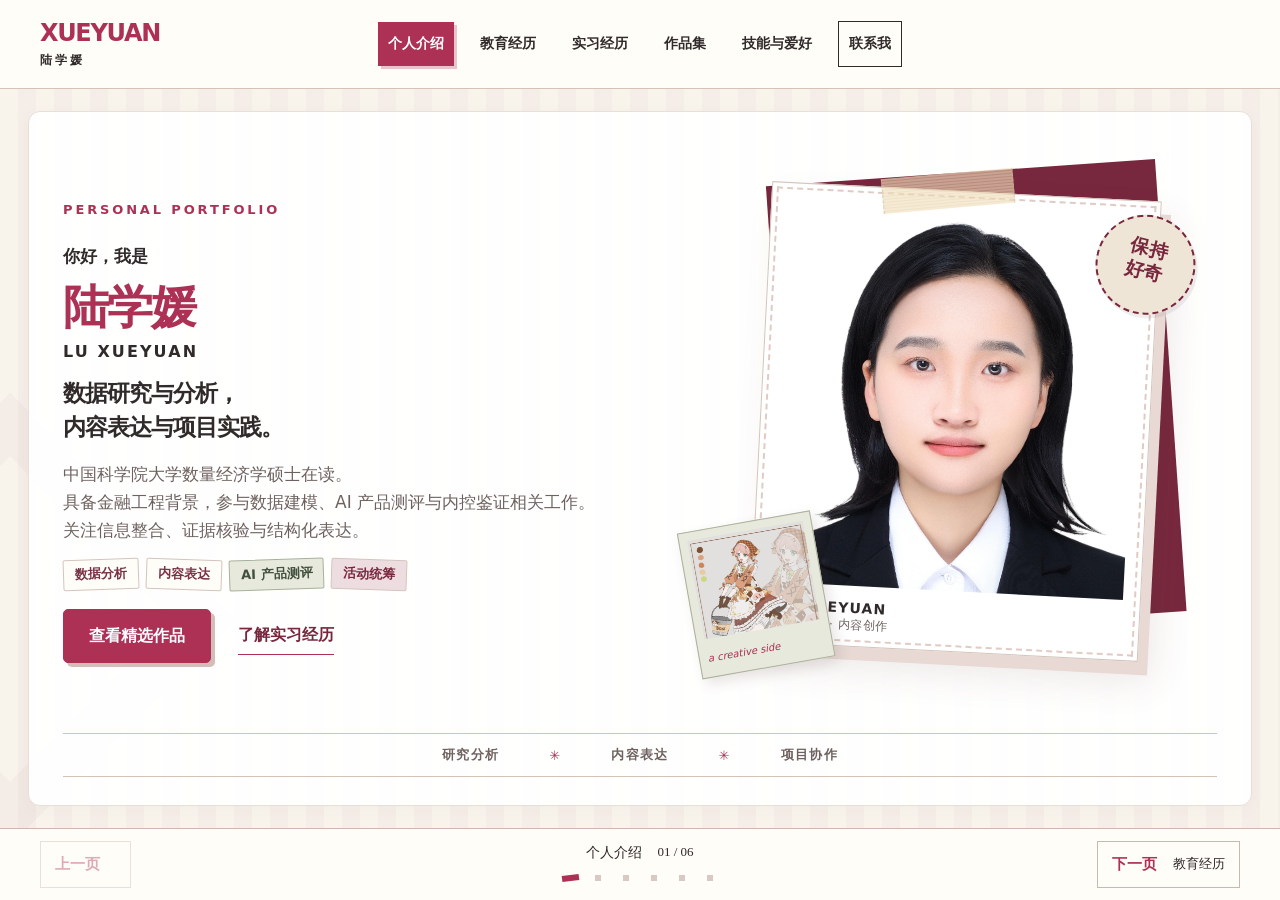
<file: index.html>
<!DOCTYPE html>

<html lang="zh-CN">
<head>
<meta charset="utf-8"/><meta content="width=device-width, initial-scale=1" name="viewport"/>
<meta content="陆学媛的个人求职作品集：教育背景、真实实习经历、数据研究、AI测评、活动与原创创作。" name="description"/>
<meta content="#b62e58" name="theme-color"/><title>陆学媛 · 个人作品集</title>
<link href="favicon.svg" rel="icon" type="image/svg+xml"/><link href="style.css" rel="stylesheet"/><link href="details.css" rel="stylesheet"/><link href="refinements.css" rel="stylesheet"/>
<script defer="" src="content.js"></script><script defer="" src="details.js"></script><script defer="" src="app.js"></script><script defer="" src="work-carousel.js"></script>
<link href="chapters.css" rel="stylesheet"/><script defer="" src="chapters.js"></script><link href="identity.css" rel="stylesheet"/><link href="collage.css" rel="stylesheet"/><script defer="" src="collage.js"></script><link href="stitch.css" rel="stylesheet"/><link href="reading-surface.css" rel="stylesheet"/></head>
<body class="horizontal-home">
<a class="skip-link" href="#main">跳转到正文</a>
<header class="site-header"><div class="nav-wrap">
<a aria-label="陆学媛，回到首页" class="wordmark" href="#home">XUEYUAN<span>陆学媛</span></a>
<button aria-controls="main-nav" aria-expanded="false" class="menu-toggle" type="button">目录 <span aria-hidden="true">☰</span></button>
<nav aria-label="主要导航" id="main-nav"><a href="#home">个人介绍</a><a href="#education">教育经历</a><a href="#experience">实习经历</a><a href="#projects">作品集</a><a href="#skills">技能与爱好</a><a class="nav-contact" href="#contact">联系我</a></nav>
</div></header>
<main aria-label="个人作品集横向页面" class="chapter-viewport" id="main"><div class="chapter-track" id="chapter-track"><section aria-hidden="false" aria-label="个人介绍" class="chapter-panel chapter-home active" data-chapter="个人介绍" id="home"><div class="chapter-sheet"><div aria-labelledby="hero-title" class="hero container">
<div class="hero-copy"><p class="eyebrow">PERSONAL PORTFOLIO</p>
<p class="hello">你好，我是</p>
<h1 id="hero-title">陆学媛<span class="hero-name-en">LU XUEYUAN</span></h1><p class="hero-manifesto">数据研究与分析，<br/>内容表达与项目实践。</p>
<p class="hero-intro">中国科学院大学数量经济学硕士在读。<br/>具备金融工程背景，参与数据建模、AI 产品测评与内控鉴证相关工作。<br/>关注信息整合、证据核验与结构化表达。</p>
<div class="tags hero-tags"><span>数据分析</span><span>内容表达</span><span>AI 产品测评</span><span>活动统筹</span></div>
<div class="hero-actions"><a class="button" href="#projects">查看精选作品</a><a class="text-link" href="#experience">了解实习经历</a></div>
</div>
<figure class="hero-visual"><div class="portrait-mat"><img alt="陆学媛本人照片" class="portrait" fetchpriority="high" height="2135" src="assets/portrait.jpg" width="2135"/><span class="photo-note">LU XUEYUAN<br/><small>数据研究 · 内容创作</small></span></div><figcaption>数据研究、内容表达与视觉创作。</figcaption><span aria-hidden="true" class="curiosity-sticker">保持<br/>好奇</span><div aria-hidden="true" class="art-scrap"><img alt="" src="assets/illustration-finished.jpg"/><span>a creative side</span></div></figure>
</div><div class="intro-strip container"><span>研究分析</span><i>✳</i><span>内容表达</span><i>✳</i><span>项目协作</span></div></div></section><section aria-hidden="true" aria-label="教育经历" class="chapter-panel chapter-education" data-chapter="教育经历" id="education" inert=""><div class="chapter-sheet"><div aria-labelledby="education-title" class="section container"><div class="section-head"><div><p class="eyebrow">EDUCATION</p><h2 id="education-title">教育背景与学术积累</h2></div></div><div class="education-grid" id="education-list"></div></div></div></section><section aria-hidden="true" aria-label="实习经历" class="chapter-panel chapter-experience" data-chapter="实习经历" id="experience" inert=""><div class="chapter-sheet"><div aria-labelledby="experience-title" class="section experience-section"><div class="container"><div class="section-head"><div><p class="eyebrow">EXPERIENCE</p><h2 id="experience-title">实习经历与工作成果</h2></div></div><div id="experience-list"></div></div></div></div></section><section aria-hidden="true" aria-label="作品集" class="chapter-panel chapter-projects" data-chapter="作品集" id="projects" inert=""><div class="chapter-sheet"><div aria-labelledby="projects-title" class="section container">
<div class="section-head"><div><p class="eyebrow">SELECTED WORK</p><h2 id="projects-title">精选研究与实践作品</h2></div></div>
<div aria-label="作品类型" class="work-categories" role="tablist">
<button aria-controls="work-stage" aria-selected="true" class="work-category active" data-work-group="commercial" id="work-tab-commercial" role="tab">商业与实习<span class="work-group-count"></span></button>
<button aria-controls="work-stage" aria-selected="false" class="work-category" data-work-group="academic" id="work-tab-academic" role="tab" tabindex="-1">学术研究<span class="work-group-count"></span></button>
<button aria-controls="work-stage" aria-selected="false" class="work-category" data-work-group="creative" id="work-tab-creative" role="tab" tabindex="-1">创作与活动<span class="work-group-count"></span></button>
</div>
<p class="work-category-caption" id="work-category-caption"></p>
<div aria-label="分类作品翻页" aria-roledescription="轮播" class="work-carousel" role="region">
<div aria-labelledby="work-tab-commercial" class="work-stage" id="work-stage" role="tabpanel" tabindex="0"></div>
<div class="work-pagination"><button aria-label="查看上一份作品" id="work-prev">上一份</button><div class="work-position"><span class="work-page-counter" id="work-page-counter"></span><div aria-label="选择本分类的作品" class="work-dots" id="work-dots" role="group"></div></div><button aria-label="查看下一份作品" id="work-next">下一份</button></div>
</div>
<p aria-live="polite" class="sr-only" id="work-live-status" role="status"></p>
</div></div></section><section aria-hidden="true" aria-label="技能与爱好" class="chapter-panel chapter-skills" data-chapter="技能与爱好" id="skills" inert=""><div class="chapter-sheet"><div aria-labelledby="skills-title" class="section skills-section"><div class="container"><div class="section-head"><div><p class="eyebrow">MY TOOLKIT</p><h2 id="skills-title">专业技能</h2></div></div><div class="skills-grid">
<article><span aria-hidden="true" class="skill-mark">⌘</span><h3>数据与研究</h3><p>开展数据获取、清洗与建模分析，结合研究问题解释结果。</p><div class="tags"><span>Python</span><span>SQL / MySQL</span><span>Stata</span><span>Amos</span><span>pandas / sklearn</span></div></article>
<article><span aria-hidden="true" class="skill-mark">✎</span><h3>内容与表达</h3><p>整合研究与业务材料，撰写报告、产品测评及中英双语汇报内容。</p><div class="tags"><span>AI 产品测评</span><span>研究报告</span><span>中英双语材料</span><span>PPT 排版</span></div></article>
<article><span aria-hidden="true" class="skill-mark">✳</span><h3>项目协作</h3><p>拆解项目任务，协调相关人员与信息，跟进研究和活动执行。</p><div class="tags"><span>活动统筹</span><span>跨角色沟通</span><span>Excel / Office</span><span>CET-4 / CET-6</span></div></article>
</div></div></div><div aria-labelledby="interests-title" class="section container" id="interests"><div class="section-head"><div><p class="eyebrow">BEYOND WORK</p><h2 id="interests-title">创作与活动经历</h2></div></div><div class="interests-layout"><button aria-label="放大查看原创服装设计作品" class="interest-art image-open" data-caption="本人原创服装设计作品" data-image="illustration-finished.jpg"><img alt="本人原创角色服装设计完成图" loading="lazy" src="assets/illustration-finished.jpg"/><span>原创绘画 · 服装设计</span></button><div class="interest-copy"><p class="eyebrow">A CREATIVE SIDE OF ME</p><h3>原创绘画与视觉设计，<br/>活动策划与内容组织。</h3><p>创作约50余份同人作品，并承担活动主催、画师与美工职责，参与视觉设计、人员沟通和活动内容组织。</p><p>相关实践涵盖角色服装设计、活动视觉制作与线上传播，积累视觉表达和跨角色协作经验。</p><div class="interest-footnote">摄影作品曾获安徽省大学生摄影作品大赛省级三等奖。</div><button class="text-link" data-project="creative">查看创作与活动案例</button></div></div></div></div></section><section aria-hidden="true" aria-label="联系我" class="chapter-panel chapter-contact" data-chapter="联系我" id="contact" inert=""><div class="chapter-sheet"><div class="contact-section"><div class="container"><p class="eyebrow">LET’S CONNECT</p><h2>求职交流与合作联系</h2><p>欢迎就相关岗位、研究经历及作品内容进一步交流。</p><div class="contact-actions"><a class="button" href="mailto:luxueyuan_2004@163.com">邮件联系</a><button class="copy-email text-link">复制邮箱</button></div><a class="email-address" href="mailto:luxueyuan_2004@163.com">luxueyuan_2004@163.com</a><div class="footer-bottom"><span>陆学媛 · 个人求职作品集</span><a href="#home">回到首页</a><span>研究 · 实践 · 创作</span></div></div></div></div></section></div></main><div aria-label="大模块翻页" class="chapter-controls" id="chapter-controls"><button aria-label="上一个大模块" class="chapter-turn" id="chapter-prev"><span>上一页</span><small id="chapter-prev-name"></small></button><div class="chapter-location"><div><span id="chapter-current-name">个人介绍</span><span id="chapter-counter">01 / 06</span></div><div aria-label="切换大模块" class="chapter-dots" id="chapter-dots" role="group"></div></div><button aria-label="下一个大模块" class="chapter-turn" id="chapter-next"><span>下一页</span><small id="chapter-next-name">教育经历</small></button></div><p aria-live="polite" class="sr-only" id="chapter-status" role="status"></p>
<dialog aria-labelledby="dialog-title" id="project-dialog"><button aria-label="关闭项目详情" class="dialog-close">关闭 <span aria-hidden="true">×</span></button><div id="dialog-body"></div></dialog>
<dialog aria-label="作品图片大图" id="image-dialog"><button aria-label="关闭图片" class="image-close">关闭 ×</button><figure><img alt=""/><figcaption></figcaption></figure></dialog>
<div aria-live="polite" class="toast" role="status"></div>
</body></html>
</file>
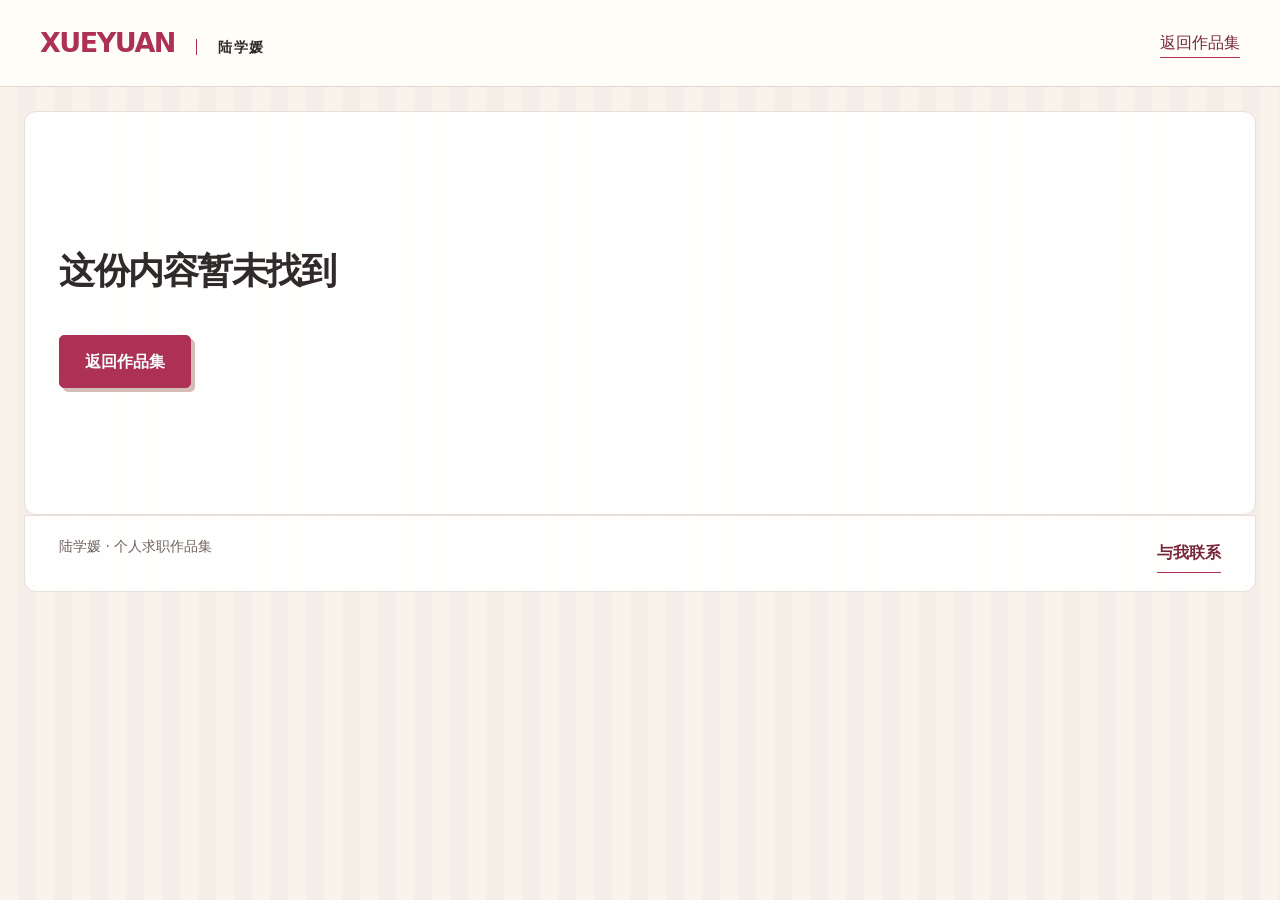
<file: detail.html>
<!DOCTYPE html>

<html lang="zh-CN"><head><meta charset="utf-8"/><meta content="width=device-width,initial-scale=1" name="viewport"/><meta content="#fbf7f0" name="theme-color"/><title>经历与作品详情 · 陆学媛</title><link href="favicon.svg" rel="icon"/><link href="style.css" rel="stylesheet"/><link href="details.css" rel="stylesheet"/><link href="refinements.css" rel="stylesheet"/><script defer="" src="content.js"></script><script defer="" src="details.js"></script><script defer="" src="reading-data.js"></script><script defer="" src="viewer.js"></script><script defer="" src="detail-page.js"></script><link href="identity.css" rel="stylesheet"/><link href="collage.css" rel="stylesheet"/><script defer="" src="collage.js"></script><link href="stitch.css" rel="stylesheet"/><link href="reading-surface.css" rel="stylesheet"/></head><body class="detail-page">
<a class="skip-link" href="#detail-content">跳转到详情内容</a>
<header class="site-header"><div class="nav-wrap"><a class="wordmark" href="index.html#home">XUEYUAN<span>陆学媛</span></a><a class="detail-return" href="index.html" id="return-link">返回作品集</a></div><div aria-hidden="true" class="reading-progress"><span></span></div></header>
<main id="detail-content"><div id="case-root"></div></main>
<footer class="case-footer container"><p>陆学媛 · 个人求职作品集</p><a class="text-link" href="index.html#contact">与我联系</a></footer>
<dialog aria-labelledby="material-title" id="material-dialog"><header class="reader-header"><span class="reader-label">继续阅读</span><button aria-label="关闭材料阅读" class="material-close">关闭 ×</button><h2 id="material-title"></h2><p id="material-note"></p><div id="material-tools"></div></header><div id="material-content"></div></dialog>
<dialog aria-label="原图查看" id="image-dialog"><div class="image-tools"><a id="image-original" rel="noopener" target="_blank">打开原图</a><button aria-label="关闭图片" class="image-close">关闭 ×</button></div><figure><img alt=""/><figcaption></figcaption></figure><div class="image-pagination"><button data-image-step="-1">上一张</button><span id="image-counter"></span><button data-image-step="1">下一张</button></div></dialog>
</body></html>
</file>
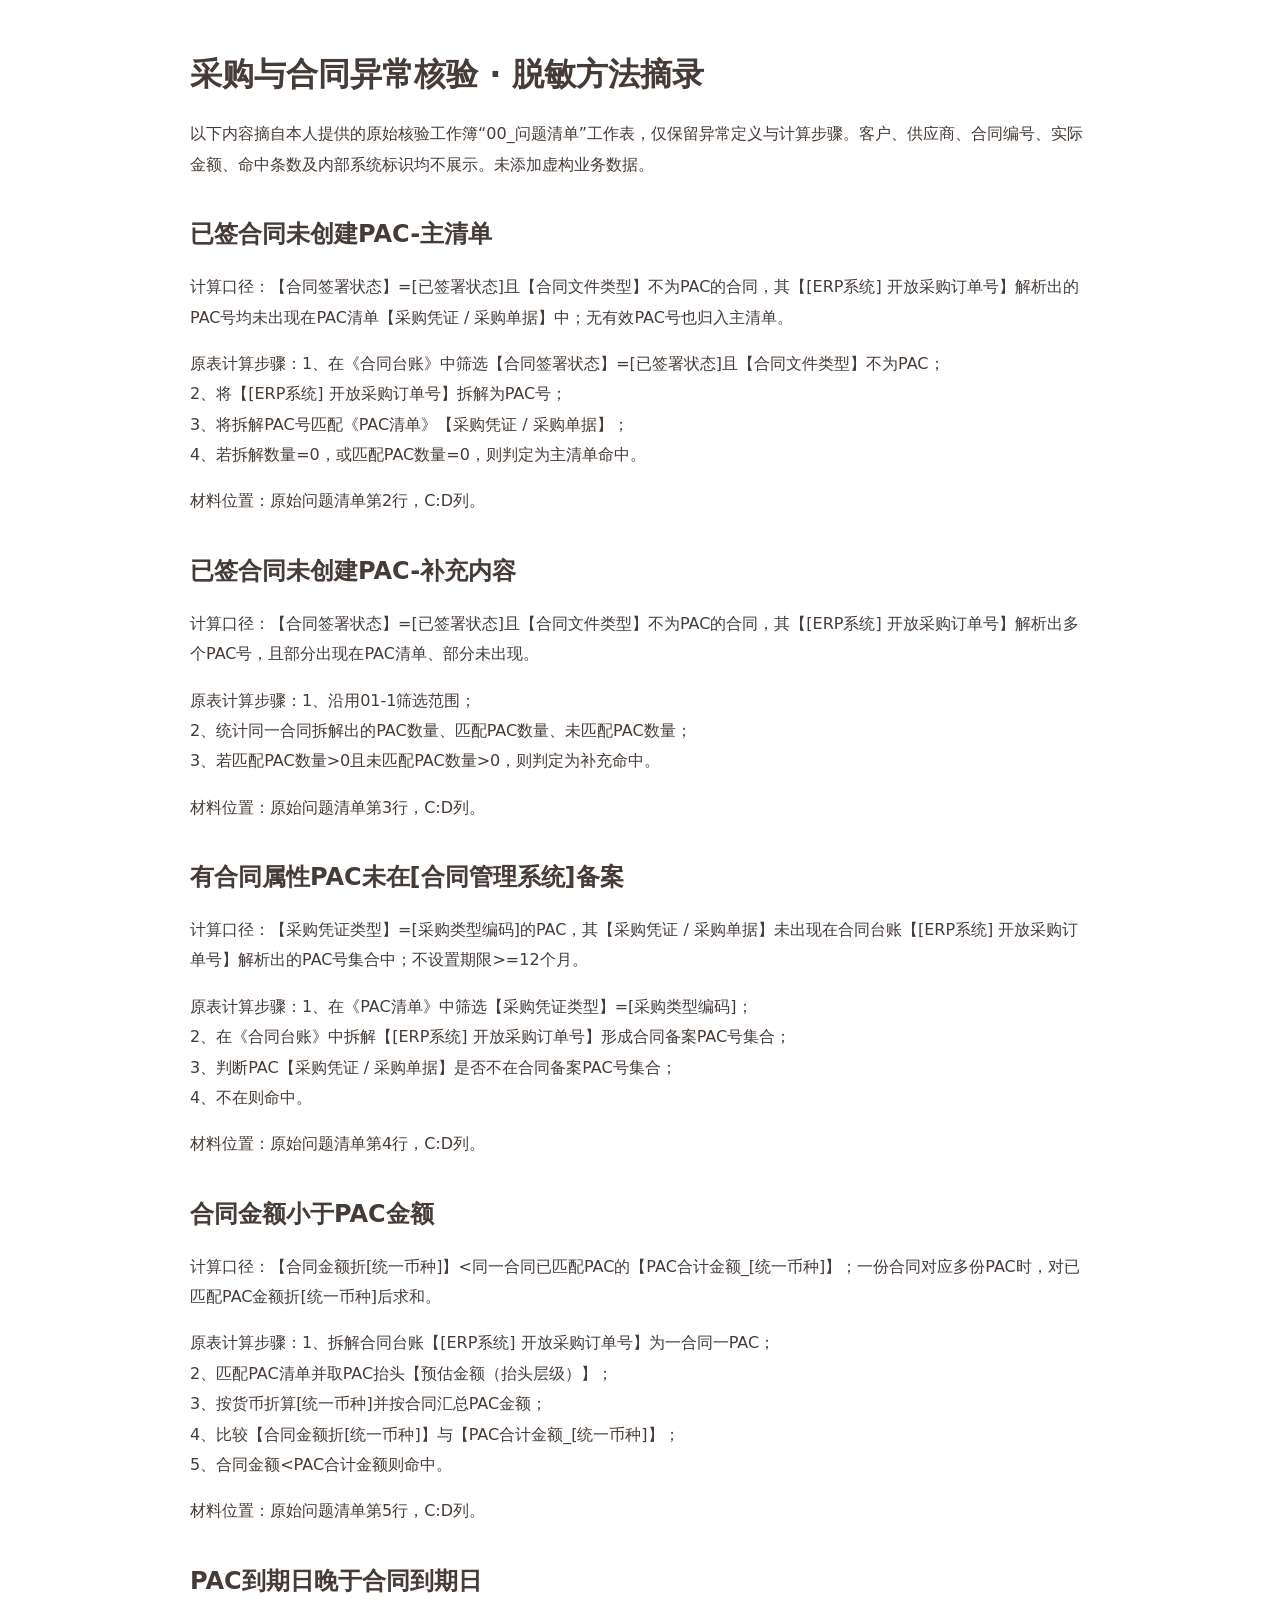
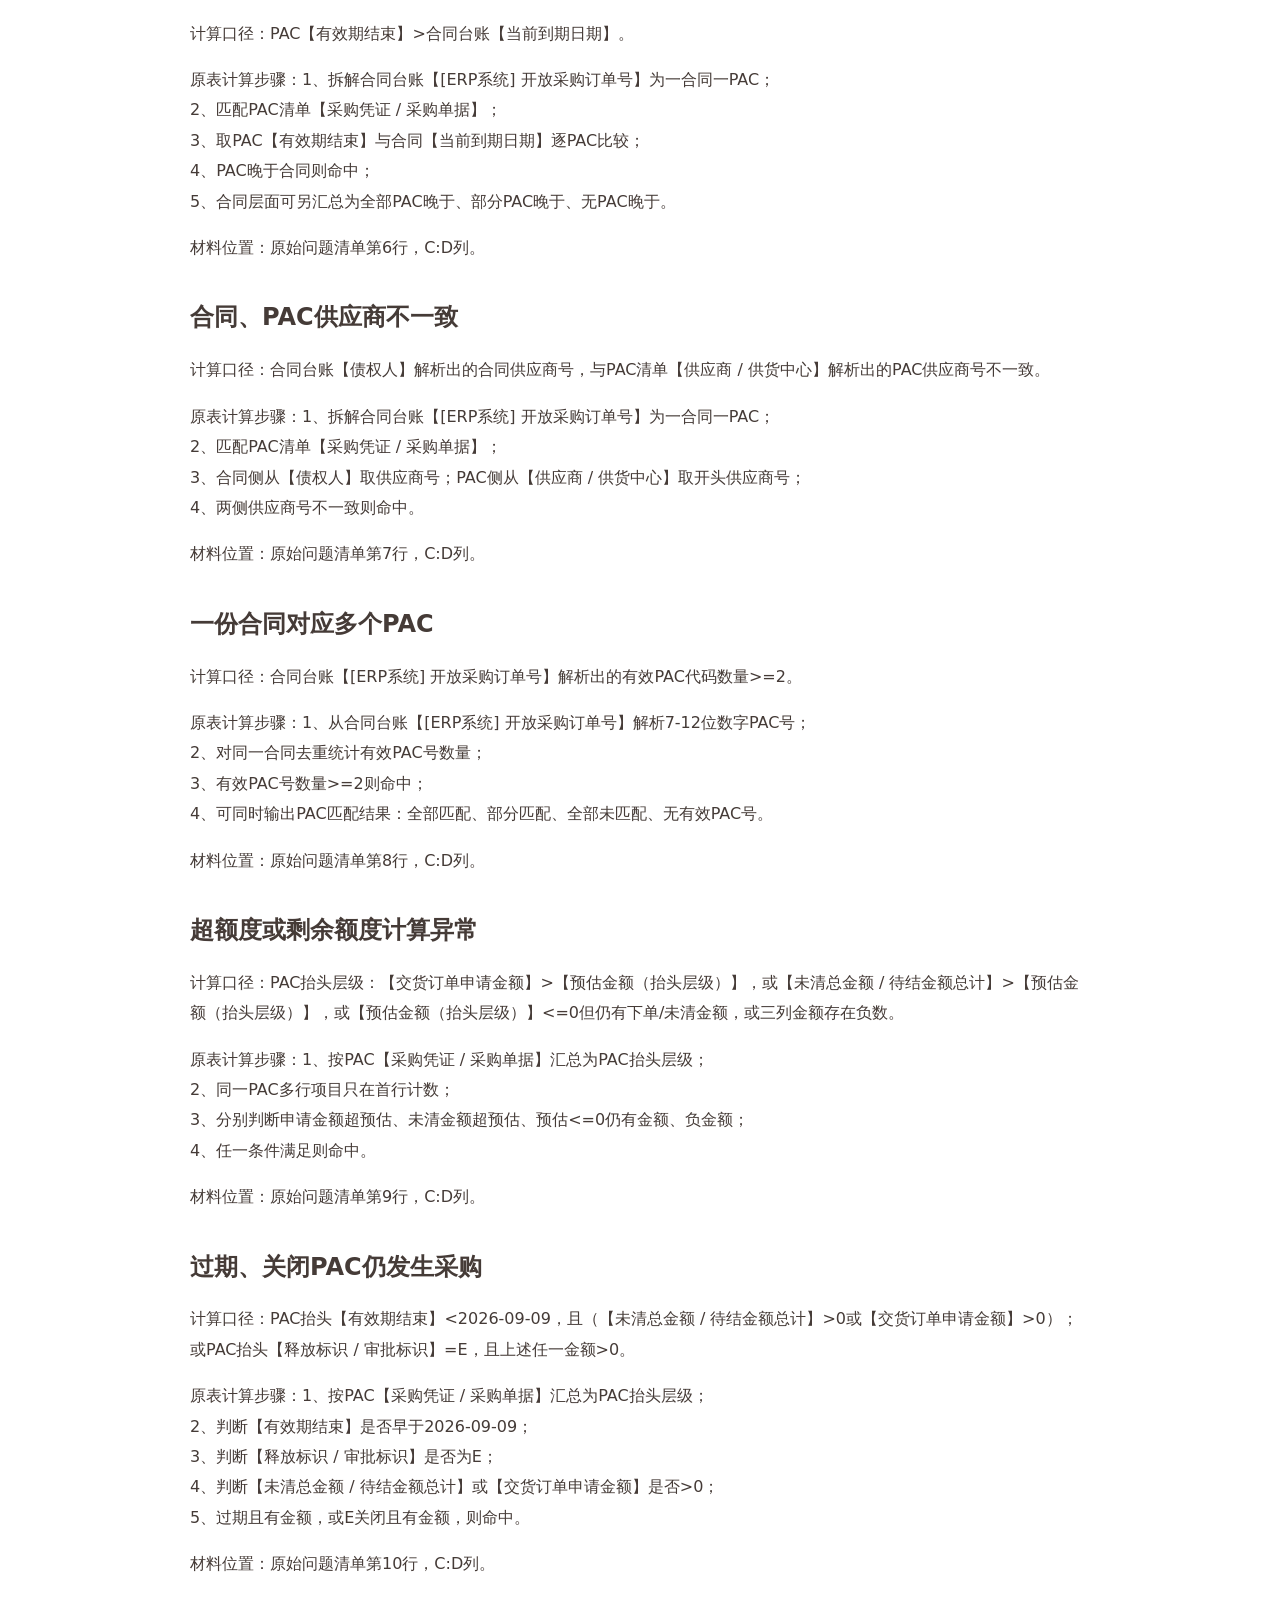
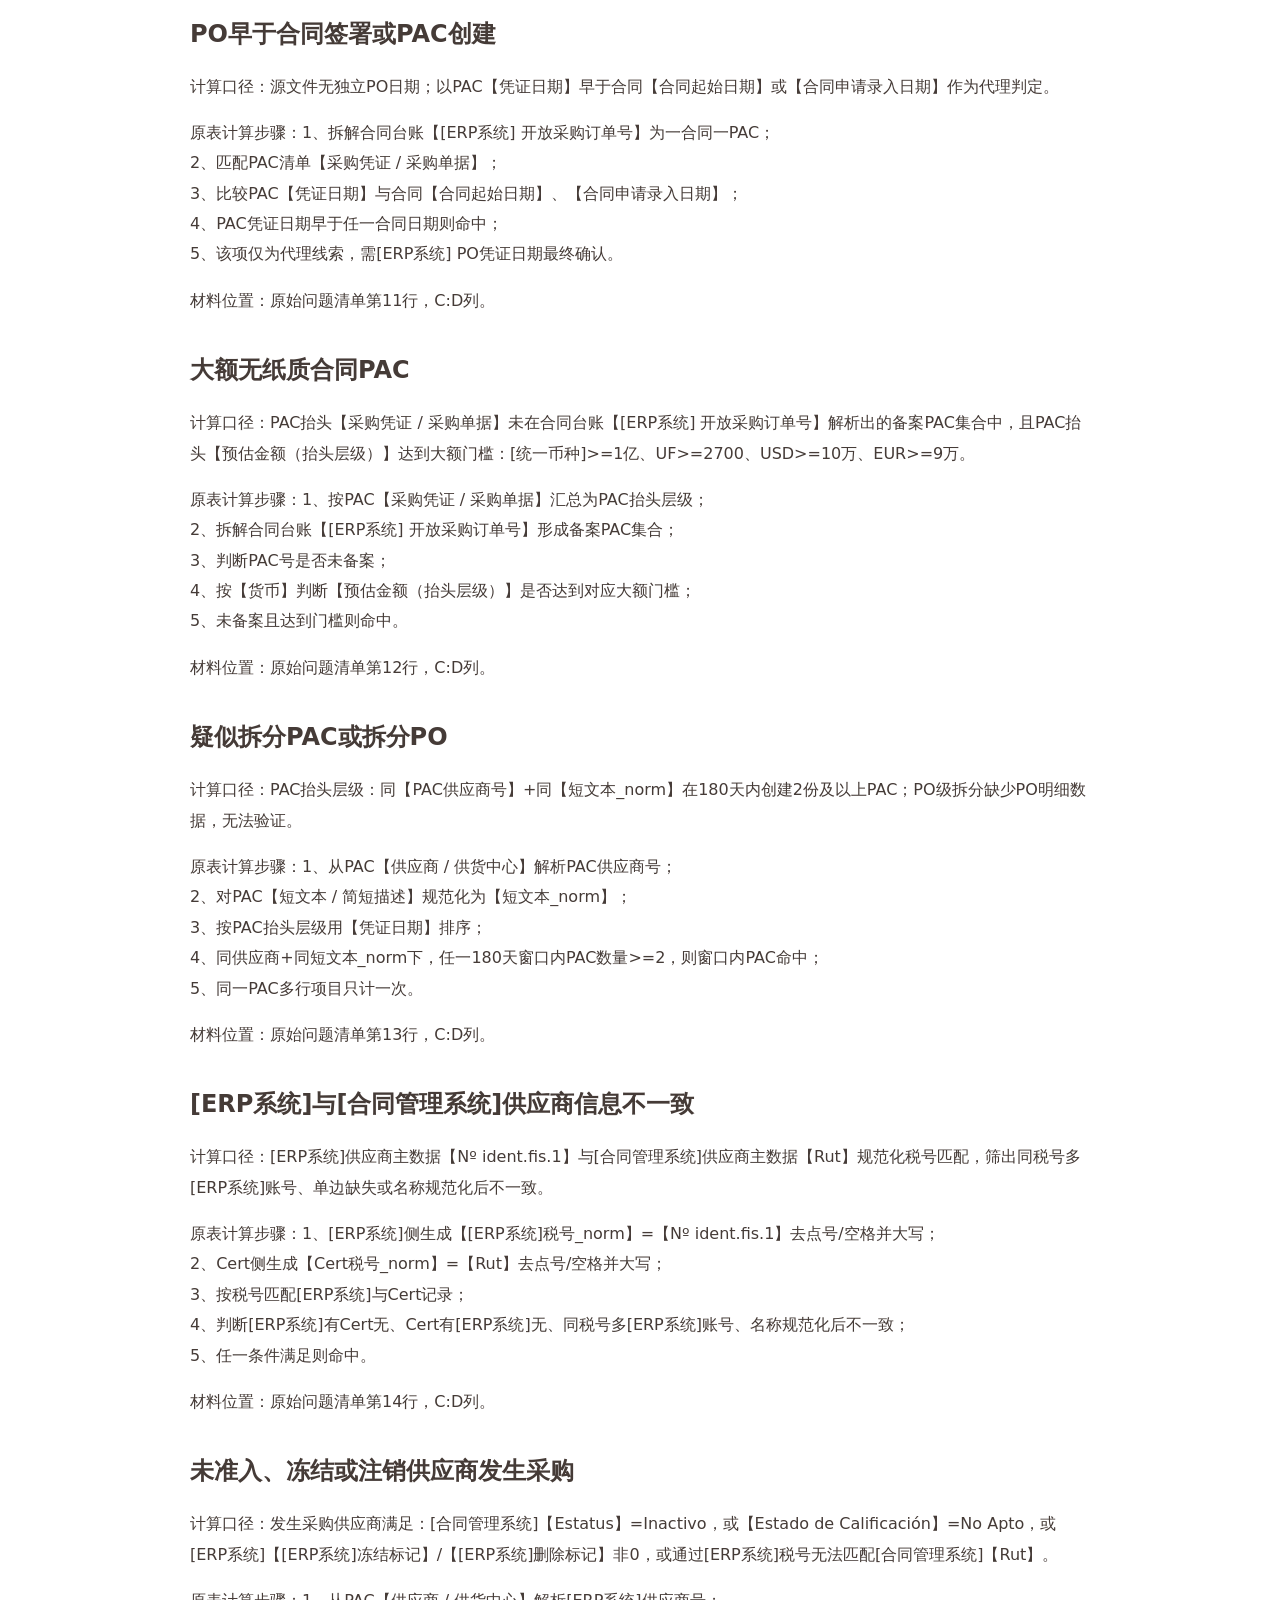
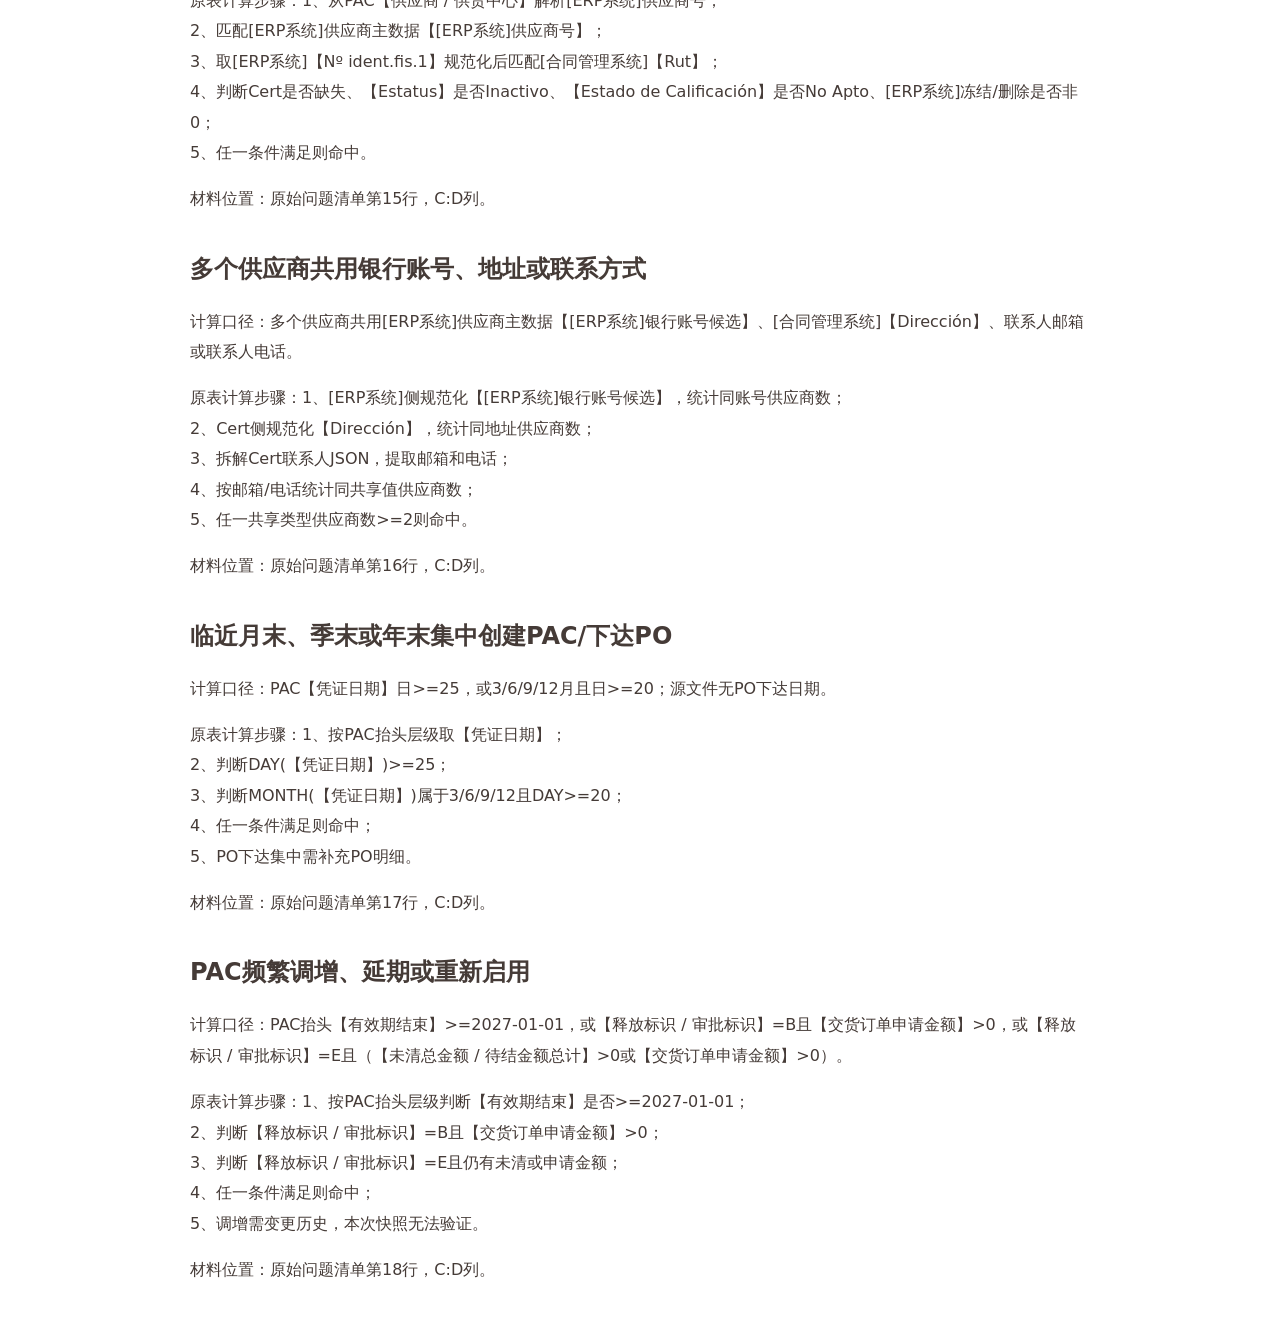
<file: assets/deloitte-audit-redacted.html>
<!doctype html><html lang="zh-CN"><meta charset="utf-8"><title>采购与合同异常核验脱敏摘录</title><style>body{max-width:900px;margin:50px auto;padding:0 24px;font:16px/1.9 system-ui;color:#453b37}h1,h2{line-height:1.5}p{white-space:pre-wrap}h2{margin-top:36px}</style>
<h1>采购与合同异常核验 · 脱敏方法摘录</h1>
<p>以下内容摘自本人提供的原始核验工作簿“00_问题清单”工作表，仅保留异常定义与计算步骤。客户、供应商、合同编号、实际金额、命中条数及内部系统标识均不展示。未添加虚构业务数据。</p>
<h2>已签合同未创建PAC-主清单</h2>
<p>计算口径：【合同签署状态】=[已签署状态]且【合同文件类型】不为PAC的合同，其【[ERP系统] 开放采购订单号】解析出的PAC号均未出现在PAC清单【采购凭证 / 采购单据】中；无有效PAC号也归入主清单。</p>
<p>原表计算步骤：1、在《合同台账》中筛选【合同签署状态】=[已签署状态]且【合同文件类型】不为PAC；
2、将【[ERP系统] 开放采购订单号】拆解为PAC号；
3、将拆解PAC号匹配《PAC清单》【采购凭证 / 采购单据】；
4、若拆解数量=0，或匹配PAC数量=0，则判定为主清单命中。</p>
<p>材料位置：原始问题清单第2行，C:D列。</p>
<h2>已签合同未创建PAC-补充内容</h2>
<p>计算口径：【合同签署状态】=[已签署状态]且【合同文件类型】不为PAC的合同，其【[ERP系统] 开放采购订单号】解析出多个PAC号，且部分出现在PAC清单、部分未出现。</p>
<p>原表计算步骤：1、沿用01-1筛选范围；
2、统计同一合同拆解出的PAC数量、匹配PAC数量、未匹配PAC数量；
3、若匹配PAC数量&gt;0且未匹配PAC数量&gt;0，则判定为补充命中。</p>
<p>材料位置：原始问题清单第3行，C:D列。</p>
<h2>有合同属性PAC未在[合同管理系统]备案</h2>
<p>计算口径：【采购凭证类型】=[采购类型编码]的PAC，其【采购凭证 / 采购单据】未出现在合同台账【[ERP系统] 开放采购订单号】解析出的PAC号集合中；不设置期限&gt;=12个月。</p>
<p>原表计算步骤：1、在《PAC清单》中筛选【采购凭证类型】=[采购类型编码]；
2、在《合同台账》中拆解【[ERP系统] 开放采购订单号】形成合同备案PAC号集合；
3、判断PAC【采购凭证 / 采购单据】是否不在合同备案PAC号集合；
4、不在则命中。</p>
<p>材料位置：原始问题清单第4行，C:D列。</p>
<h2>合同金额小于PAC金额</h2>
<p>计算口径：【合同金额折[统一币种]】&lt;同一合同已匹配PAC的【PAC合计金额_[统一币种]】；一份合同对应多份PAC时，对已匹配PAC金额折[统一币种]后求和。</p>
<p>原表计算步骤：1、拆解合同台账【[ERP系统] 开放采购订单号】为一合同一PAC；
2、匹配PAC清单并取PAC抬头【预估金额（抬头层级）】；
3、按货币折算[统一币种]并按合同汇总PAC金额；
4、比较【合同金额折[统一币种]】与【PAC合计金额_[统一币种]】；
5、合同金额&lt;PAC合计金额则命中。</p>
<p>材料位置：原始问题清单第5行，C:D列。</p>
<h2>PAC到期日晚于合同到期日</h2>
<p>计算口径：PAC【有效期结束】&gt;合同台账【当前到期日期】。</p>
<p>原表计算步骤：1、拆解合同台账【[ERP系统] 开放采购订单号】为一合同一PAC；
2、匹配PAC清单【采购凭证 / 采购单据】；
3、取PAC【有效期结束】与合同【当前到期日期】逐PAC比较；
4、PAC晚于合同则命中；
5、合同层面可另汇总为全部PAC晚于、部分PAC晚于、无PAC晚于。</p>
<p>材料位置：原始问题清单第6行，C:D列。</p>
<h2>合同、PAC供应商不一致</h2>
<p>计算口径：合同台账【债权人】解析出的合同供应商号，与PAC清单【供应商 / 供货中心】解析出的PAC供应商号不一致。</p>
<p>原表计算步骤：1、拆解合同台账【[ERP系统] 开放采购订单号】为一合同一PAC；
2、匹配PAC清单【采购凭证 / 采购单据】；
3、合同侧从【债权人】取供应商号；PAC侧从【供应商 / 供货中心】取开头供应商号；
4、两侧供应商号不一致则命中。</p>
<p>材料位置：原始问题清单第7行，C:D列。</p>
<h2>一份合同对应多个PAC</h2>
<p>计算口径：合同台账【[ERP系统] 开放采购订单号】解析出的有效PAC代码数量&gt;=2。</p>
<p>原表计算步骤：1、从合同台账【[ERP系统] 开放采购订单号】解析7-12位数字PAC号；
2、对同一合同去重统计有效PAC号数量；
3、有效PAC号数量&gt;=2则命中；
4、可同时输出PAC匹配结果：全部匹配、部分匹配、全部未匹配、无有效PAC号。</p>
<p>材料位置：原始问题清单第8行，C:D列。</p>
<h2>超额度或剩余额度计算异常</h2>
<p>计算口径：PAC抬头层级：【交货订单申请金额】&gt;【预估金额（抬头层级）】，或【未清总金额 / 待结金额总计】&gt;【预估金额（抬头层级）】，或【预估金额（抬头层级）】&lt;=0但仍有下单/未清金额，或三列金额存在负数。</p>
<p>原表计算步骤：1、按PAC【采购凭证 / 采购单据】汇总为PAC抬头层级；
2、同一PAC多行项目只在首行计数；
3、分别判断申请金额超预估、未清金额超预估、预估&lt;=0仍有金额、负金额；
4、任一条件满足则命中。</p>
<p>材料位置：原始问题清单第9行，C:D列。</p>
<h2>过期、关闭PAC仍发生采购</h2>
<p>计算口径：PAC抬头【有效期结束】&lt;2026-09-09，且（【未清总金额 / 待结金额总计】&gt;0或【交货订单申请金额】&gt;0）；或PAC抬头【释放标识 / 审批标识】=E，且上述任一金额&gt;0。</p>
<p>原表计算步骤：1、按PAC【采购凭证 / 采购单据】汇总为PAC抬头层级；
2、判断【有效期结束】是否早于2026-09-09；
3、判断【释放标识 / 审批标识】是否为E；
4、判断【未清总金额 / 待结金额总计】或【交货订单申请金额】是否&gt;0；
5、过期且有金额，或E关闭且有金额，则命中。</p>
<p>材料位置：原始问题清单第10行，C:D列。</p>
<h2>PO早于合同签署或PAC创建</h2>
<p>计算口径：源文件无独立PO日期；以PAC【凭证日期】早于合同【合同起始日期】或【合同申请录入日期】作为代理判定。</p>
<p>原表计算步骤：1、拆解合同台账【[ERP系统] 开放采购订单号】为一合同一PAC；
2、匹配PAC清单【采购凭证 / 采购单据】；
3、比较PAC【凭证日期】与合同【合同起始日期】、【合同申请录入日期】；
4、PAC凭证日期早于任一合同日期则命中；
5、该项仅为代理线索，需[ERP系统] PO凭证日期最终确认。</p>
<p>材料位置：原始问题清单第11行，C:D列。</p>
<h2>大额无纸质合同PAC</h2>
<p>计算口径：PAC抬头【采购凭证 / 采购单据】未在合同台账【[ERP系统] 开放采购订单号】解析出的备案PAC集合中，且PAC抬头【预估金额（抬头层级）】达到大额门槛：[统一币种]&gt;=1亿、UF&gt;=2700、USD&gt;=10万、EUR&gt;=9万。</p>
<p>原表计算步骤：1、按PAC【采购凭证 / 采购单据】汇总为PAC抬头层级；
2、拆解合同台账【[ERP系统] 开放采购订单号】形成备案PAC集合；
3、判断PAC号是否未备案；
4、按【货币】判断【预估金额（抬头层级）】是否达到对应大额门槛；
5、未备案且达到门槛则命中。</p>
<p>材料位置：原始问题清单第12行，C:D列。</p>
<h2>疑似拆分PAC或拆分PO</h2>
<p>计算口径：PAC抬头层级：同【PAC供应商号】+同【短文本_norm】在180天内创建2份及以上PAC；PO级拆分缺少PO明细数据，无法验证。</p>
<p>原表计算步骤：1、从PAC【供应商 / 供货中心】解析PAC供应商号；
2、对PAC【短文本 / 简短描述】规范化为【短文本_norm】；
3、按PAC抬头层级用【凭证日期】排序；
4、同供应商+同短文本_norm下，任一180天窗口内PAC数量&gt;=2，则窗口内PAC命中；
5、同一PAC多行项目只计一次。</p>
<p>材料位置：原始问题清单第13行，C:D列。</p>
<h2>[ERP系统]与[合同管理系统]供应商信息不一致</h2>
<p>计算口径：[ERP系统]供应商主数据【Nº ident.fis.1】与[合同管理系统]供应商主数据【Rut】规范化税号匹配，筛出同税号多[ERP系统]账号、单边缺失或名称规范化后不一致。</p>
<p>原表计算步骤：1、[ERP系统]侧生成【[ERP系统]税号_norm】=【Nº ident.fis.1】去点号/空格并大写；
2、Cert侧生成【Cert税号_norm】=【Rut】去点号/空格并大写；
3、按税号匹配[ERP系统]与Cert记录；
4、判断[ERP系统]有Cert无、Cert有[ERP系统]无、同税号多[ERP系统]账号、名称规范化后不一致；
5、任一条件满足则命中。</p>
<p>材料位置：原始问题清单第14行，C:D列。</p>
<h2>未准入、冻结或注销供应商发生采购</h2>
<p>计算口径：发生采购供应商满足：[合同管理系统]【Estatus】=Inactivo，或【Estado de Calificación】=No Apto，或[ERP系统]【[ERP系统]冻结标记】/【[ERP系统]删除标记】非0，或通过[ERP系统]税号无法匹配[合同管理系统]【Rut】。</p>
<p>原表计算步骤：1、从PAC【供应商 / 供货中心】解析[ERP系统]供应商号；
2、匹配[ERP系统]供应商主数据【[ERP系统]供应商号】；
3、取[ERP系统]【Nº ident.fis.1】规范化后匹配[合同管理系统]【Rut】；
4、判断Cert是否缺失、【Estatus】是否Inactivo、【Estado de Calificación】是否No Apto、[ERP系统]冻结/删除是否非0；
5、任一条件满足则命中。</p>
<p>材料位置：原始问题清单第15行，C:D列。</p>
<h2>多个供应商共用银行账号、地址或联系方式</h2>
<p>计算口径：多个供应商共用[ERP系统]供应商主数据【[ERP系统]银行账号候选】、[合同管理系统]【Dirección】、联系人邮箱或联系人电话。</p>
<p>原表计算步骤：1、[ERP系统]侧规范化【[ERP系统]银行账号候选】，统计同账号供应商数；
2、Cert侧规范化【Dirección】，统计同地址供应商数；
3、拆解Cert联系人JSON，提取邮箱和电话；
4、按邮箱/电话统计同共享值供应商数；
5、任一共享类型供应商数&gt;=2则命中。</p>
<p>材料位置：原始问题清单第16行，C:D列。</p>
<h2>临近月末、季末或年末集中创建PAC/下达PO</h2>
<p>计算口径：PAC【凭证日期】日&gt;=25，或3/6/9/12月且日&gt;=20；源文件无PO下达日期。</p>
<p>原表计算步骤：1、按PAC抬头层级取【凭证日期】；
2、判断DAY(【凭证日期】)&gt;=25；
3、判断MONTH(【凭证日期】)属于3/6/9/12且DAY&gt;=20；
4、任一条件满足则命中；
5、PO下达集中需补充PO明细。</p>
<p>材料位置：原始问题清单第17行，C:D列。</p>
<h2>PAC频繁调增、延期或重新启用</h2>
<p>计算口径：PAC抬头【有效期结束】&gt;=2027-01-01，或【释放标识 / 审批标识】=B且【交货订单申请金额】&gt;0，或【释放标识 / 审批标识】=E且（【未清总金额 / 待结金额总计】&gt;0或【交货订单申请金额】&gt;0）。</p>
<p>原表计算步骤：1、按PAC抬头层级判断【有效期结束】是否&gt;=2027-01-01；
2、判断【释放标识 / 审批标识】=B且【交货订单申请金额】&gt;0；
3、判断【释放标识 / 审批标识】=E且仍有未清或申请金额；
4、任一条件满足则命中；
5、调增需变更历史，本次快照无法验证。</p>
<p>材料位置：原始问题清单第18行，C:D列。</p>
</html>
</file>
<file: style.css>
:root{--cream:#f2f9fb;--paper:#fffdf9;--ink:#3a4345;--muted:#647276;--rose:#678d97;--rose-dark:#4e737c;--pink:#ddebee;--sand:#dceaed;--line:#c3d5d9;--serif:'Noto Serif SC','Songti SC','STSong','SimSun',serif;--sans:'Microsoft YaHei','PingFang SC',system-ui,sans-serif}
*{box-sizing:border-box}html{scroll-behavior:smooth;scroll-padding-top:100px}body{margin:0;background:var(--cream);color:var(--ink);font:16px/1.85 var(--sans);-webkit-font-smoothing:antialiased}body.modal-open{overflow:hidden}a{color:inherit;text-decoration:none}button{font:inherit;color:inherit;cursor:pointer}button,a{-webkit-tap-highlight-color:transparent}button{border:0;background:none}button:focus-visible,a:focus-visible,summary:focus-visible{outline:3px solid var(--rose);outline-offset:5px}img{max-width:100%;display:block}h1,h2,h3,p,figure{margin:0}h1,h2,h3{font-weight:500}h1,h2{font-family:var(--serif)}.container{width:min(1200px,calc(100% - 96px));margin-inline:auto}.section{padding-block:100px}.section-head{display:flex;align-items:flex-end;justify-content:space-between;gap:32px;margin-bottom:44px}.section-head h2{font-size:clamp(28px,2.8vw,38px);line-height:1.5;letter-spacing:.02em}.section-note{font-size:14px;line-height:1.9;color:var(--muted);flex-shrink:0}.eyebrow{font-size:12px;letter-spacing:.17em;color:var(--rose);font-weight:500;margin-bottom:12px}.site-header{position:sticky;top:0;z-index:20;background:rgba(251,247,240,.96);border-bottom:1px solid rgba(217,201,189,.7);backdrop-filter:blur(12px)}.nav-wrap{width:min(1320px,calc(100% - 80px));margin:auto;display:flex;align-items:center;justify-content:space-between;min-height:86px;gap:20px}.wordmark{font:27px/1.2 Georgia,serif;letter-spacing:.04em;white-space:nowrap}.wordmark span{font:14px var(--sans);letter-spacing:.12em;margin-left:21px;padding-left:21px;border-left:1px solid var(--rose)}nav{display:flex;align-items:center;gap:30px}nav a{font-size:14px;position:relative;padding-block:9px}nav a:not(.nav-contact):after{content:'';position:absolute;bottom:1px;height:2px;left:0;width:0;background:var(--rose);transition:width .2s}nav a:hover:after,nav a.active:after{width:100%}.nav-contact{border:1px solid var(--line);padding:7px 19px;border-radius:2px}.menu-toggle{display:none}.hero{display:grid;grid-template-columns:1.3fr 1fr;gap:64px;align-items:center;padding-block:74px 68px;min-height:655px}.hero .eyebrow{display:flex;align-items:center;gap:14px;font-size:11px;letter-spacing:.1em;margin-bottom:24px}.hero .eyebrow span{width:42px;height:1px;background:var(--rose)}.hello{font-size:18px;margin-bottom:12px}.hero h1{font-size:clamp(30px,3.35vw,46px);line-height:1.6;letter-spacing:-.02em}.marked{position:relative;white-space:nowrap;z-index:0}.marked:after{content:'';position:absolute;left:1%;bottom:-1px;width:98%;height:9px;z-index:-1;background:var(--pink);border-radius:60%;transform:rotate(-2deg)}.hero-intro{font-size:15px;color:var(--muted);margin-top:24px;line-height:2}.tags{display:flex;flex-wrap:wrap;gap:8px}.tags span{font-size:12px;line-height:1.6;padding:5px 11px;border-radius:2px;background:#e4eff2;color:#52686e}.hero-tags{margin-top:20px}.hero-tags span{background:transparent;padding:0 13px 0 0;margin-right:5px;border-right:1px solid var(--line);font-size:13px}.hero-tags span:last-child{border:0}.hero-actions{display:flex;gap:27px;align-items:center;margin-top:30px}.button{display:inline-flex;align-items:center;justify-content:center;background:var(--rose);color:#f7fdff;border:1px solid var(--rose);font-size:14px;padding:11px 25px;border-radius:3px;transition:background .2s,transform .2s}.button:hover{background:var(--rose-dark);transform:translateY(-2px)}.text-link{font-size:14px;border-bottom:1px solid var(--rose);padding:4px 0;color:var(--rose-dark)}.text-link:hover{color:var(--ink)}.hero-visual{position:relative;padding:15px 18px 0 0}.portrait-mat{position:relative;background:var(--paper);padding:21px 21px 55px;isolation:isolate}.portrait-mat:before{position:absolute;content:'';background:#abcdd5;inset:-15px -18px 42px 38px;z-index:-2}.portrait{width:100%;aspect-ratio:1/1.03;object-fit:cover;background:white}.photo-note{position:absolute;bottom:12px;left:24px;font:15px Georgia,serif;letter-spacing:.1em}.photo-note small{font:11px var(--sans);color:var(--muted);letter-spacing:.05em}.hero-visual figcaption{font:12px/1.8 var(--serif);color:var(--muted);text-align:right;margin-top:15px}.intro-strip{border-top:1px solid var(--line);border-bottom:1px solid var(--line);display:flex;justify-content:center;align-items:center;gap:50px;padding-block:19px;color:var(--muted);font:16px var(--serif);letter-spacing:.1em}.intro-strip i{font-style:normal;color:#8aabb3}.education-grid{display:grid;grid-template-columns:1fr 1fr;gap:42px}.education-item{border-top:2px solid var(--rose);padding-top:24px}.edu-top{display:flex;align-items:flex-start;justify-content:space-between;gap:15px}.education-item h3{font:25px/1.5 var(--serif)}.edu-time{font-size:12px;color:var(--muted);white-space:nowrap;margin-top:5px}.edu-major{font-size:14px;color:var(--rose);margin-top:3px}.edu-metrics{display:flex;gap:45px;margin-block:22px}.metric strong{display:block;font:29px/1.3 Georgia,serif}.metric span{font-size:12px;color:var(--muted)}.edu-description{font-size:14px;color:var(--muted);line-height:1.9}.edu-courses{font-size:12px;margin-block:14px 17px;color:var(--muted)}.education-item .tags span{font-size:12px;background:#e4eef1}.experience-section{background:#e8f2f4;border-block:1px solid #d8e6e9}.experience-row{border-top:1px solid var(--line);padding-block:25px}.experience-row:last-child{border-bottom:1px solid var(--line)}.experience-row summary{list-style:none;cursor:pointer;display:grid;grid-template-columns:148px 1fr 24px;gap:28px;align-items:start}.experience-row summary::-webkit-details-marker{display:none}.exp-time{font-size:13px;line-height:1.5;padding-top:23px;color:var(--rose-dark)}.exp-fields{display:grid;grid-template-columns:1.8fr 1fr;gap:24px}.exp-fields small{display:block;font-size:11px;letter-spacing:.09em;color:var(--muted);line-height:1.5;margin-bottom:8px}.exp-fields strong{display:block;font-size:17px;font-weight:500;line-height:1.7}.exp-toggle{font-size:26px;line-height:1;margin-top:23px;color:var(--rose)}details[open] .exp-toggle{font-size:0}details[open] .exp-toggle:before{content:'−';font-size:26px}.exp-body{padding:22px 52px 3px 176px}.exp-focus{font-family:var(--serif);font-size:19px;margin-bottom:18px}.exp-points{display:grid;grid-template-columns:1fr 1fr;gap:30px}.exp-points h4{font-size:13px;font-weight:500;color:var(--rose);margin:0 0 5px}.exp-points p{font-size:14px;color:var(--muted);line-height:1.9}.exp-body .tags{margin-top:17px}.exp-body .tags span{background:#dae7ea}.project-toolbar{display:flex;justify-content:space-between;align-items:center;gap:20px;margin-bottom:30px}.project-toolbar>p{font-size:14px;color:var(--muted)}.filters{display:flex;gap:5px;flex-wrap:wrap}.filters button{font-size:13px;padding:7px 15px;border-radius:20px;border:1px solid transparent}.filters button.active{background:var(--rose);color:#f7fdff}.filters button:hover:not(.active){border-color:var(--line)}.project-grid{display:grid;grid-template-columns:1fr 1fr;column-gap:38px;row-gap:48px}.project-card[hidden]{display:none}.project-cover{width:100%;padding:22px;background:#e0e8ea;aspect-ratio:1.56;overflow:hidden;display:flex;align-items:center;justify-content:center;border:1px solid #d5e3e7;position:relative}.project-cover img{width:100%;height:100%;object-fit:contain;transition:transform .4s}.project-cover:hover img{transform:scale(1.035)}.project-cover.art{background:#d9ebef;padding:20px}.project-cover.art img{width:auto;max-width:100%}.project-cover.paper{background:#e1e7e9;padding:20px}.project-cover.paper img{object-position:center 25%;object-fit:cover;width:82%;box-shadow:0 3px 12px #31424615}.project-card .project-tag{font-size:11px;letter-spacing:.08em;color:var(--rose);margin-top:18px}.project-card h3{font-family:var(--serif);font-size:25px;line-height:1.5;margin-block:5px 10px}.project-card .project-intro{font-size:14px;line-height:1.9;color:var(--muted);max-width:95%}.card-bottom{display:flex;align-items:center;justify-content:space-between;gap:12px;margin-top:17px}.project-time{font-size:12px;color:var(--muted)}.card-bottom .text-link{font-size:13px}.research-note{margin-top:58px;padding:32px 36px;background:#e3edf0;display:flex;gap:27px;align-items:center}.research-symbol{font-size:58px;color:#80a6af;line-height:1}.research-note .eyebrow{margin-bottom:4px;font-size:10px}.research-note h3{font:24px var(--serif);margin-bottom:9px}.research-note p:last-child{font-size:14px;color:#586d72}.skills-section{background:#e6f0f2}.skills-grid{display:grid;grid-template-columns:repeat(3,1fr);gap:40px}.skills-grid article+article{border-left:1px solid var(--line);padding-left:32px}.skill-mark{display:block;font-size:27px;color:var(--rose);margin-bottom:13px}.skills-grid h3{font:23px var(--serif);margin-bottom:13px}.skills-grid p{font-size:14px;color:var(--muted);margin-bottom:22px}.skills-grid .tags span{background:#dbe6e9}.interests-layout{display:grid;grid-template-columns:1fr 1fr;gap:80px;align-items:center}.interest-art{position:relative;background:#d7e9ed;padding:27px;width:100%;overflow:hidden}.interest-art img{max-height:490px;margin:auto;object-fit:contain;transition:transform .4s}.interest-art:hover img{transform:scale(1.02)}.interest-art>span{position:absolute;bottom:0;left:0;background:var(--rose);color:white;font-size:12px;padding:5px 17px}.interest-copy h3{font-family:var(--serif);font-size:31px;line-height:1.7;margin-bottom:23px}.interest-copy>p:not(.eyebrow){font-size:15px;color:var(--muted);margin-bottom:16px}.interest-footnote{border-top:1px solid var(--line);font-size:12px;color:var(--muted);padding-top:15px;margin:20px 0}.contact-section{background:#e0ebee;padding-block:72px 0;text-align:center}.contact-section h2{font-size:40px;line-height:1.5}.contact-section>.container>p:not(.eyebrow){font-size:14px;color:#607175;margin-top:19px}.contact-actions{display:flex;gap:26px;justify-content:center;align-items:center;margin-block:25px 13px}.email-address{font:16px Georgia,serif}.footer-bottom{display:flex;justify-content:space-between;gap:20px;border-top:1px solid #bccdd1;padding:23px 0;margin-top:58px;font-size:11px;color:#5e6f73}.footer-bottom a{text-decoration:underline;text-underline-offset:4px}.skip-link{position:fixed;left:10px;top:-80px;background:var(--rose);color:white;padding:10px;z-index:200}.skip-link:focus{top:10px}.sr-only{position:absolute;width:1px;height:1px;overflow:hidden;clip:rect(0,0,0,0);white-space:nowrap}.toast{position:fixed;bottom:30px;left:50%;transform:translate(-50%,20px);background:#495b5f;color:white;padding:12px 23px;border-radius:5px;font-size:14px;z-index:200;opacity:0;pointer-events:none;transition:opacity .2s,transform .2s}.toast.visible{opacity:1;transform:translate(-50%,0)}dialog{border:1px solid var(--line);padding:0;background:var(--cream);color:var(--ink);max-height:90dvh;overscroll-behavior:contain}dialog::backdrop{background:#25303385;backdrop-filter:blur(4px)}#project-dialog{width:min(870px,calc(100% - 36px));border-radius:4px}.dialog-close{position:sticky;top:0;display:block;margin-left:auto;width:100%;text-align:right;padding:14px 24px;background:var(--cream);border-bottom:1px solid var(--line);font-size:14px;z-index:2}.dialog-close span{font-size:23px;margin-left:8px}#dialog-body{padding:32px 44px 45px}#dialog-title{font:34px/1.5 var(--serif);margin-block:10px}.dialog-subtitle{font-size:16px;color:var(--muted)}.dialog-lead{font:23px/1.7 var(--serif);border-block:1px solid var(--line);padding-block:22px;margin-block:24px}.dialog-section{margin-bottom:22px}.dialog-section h3{font-size:15px;color:var(--rose);margin-bottom:6px}.dialog-section p{font-size:15px;color:var(--muted)}.dialog-gallery{display:grid;grid-template-columns:1fr 1fr;gap:20px;margin-block:28px}.gallery-item{min-width:0}.gallery-item button{display:block;background:#e1ebee;padding:10px;width:100%;height:240px;border:1px solid var(--line)}.gallery-item img{width:100%;height:100%;object-fit:contain}.gallery-item figcaption{font-size:12px;color:var(--muted);margin-top:5px}.dialog-link{margin-top:10px}#image-dialog{width:min(1100px,calc(100% - 24px));background:#ebf4f6}#image-dialog .image-close{display:block;text-align:right;width:100%;padding:12px 20px;background:#ebf4f6;position:sticky;top:0;font-size:14px}#image-dialog figure{padding:0 20px 20px}#image-dialog img{max-width:100%;max-height:76dvh;object-fit:contain;margin:auto}#image-dialog figcaption{text-align:center;margin-top:12px;font-size:13px;color:var(--muted)}
@media(min-width:1500px){.hero h1{font-size:46px}}
@media(max-width:1100px){.container{width:calc(100% - 64px)}.hero{gap:38px}.hero h1{font-size:34px}nav{gap:20px}.nav-wrap{width:calc(100% - 48px)}.exp-fields{gap:15px;grid-template-columns:1.6fr 1fr}.exp-fields strong{font-size:16px}.experience-row summary{grid-template-columns:128px 1fr 20px;gap:20px}.exp-body{padding-left:148px}.edu-top{display:block}.edu-time{margin-top:9px}.interests-layout{gap:45px}.hero .eyebrow{font-size:10px;gap:9px}.hero .eyebrow span{width:20px}}
@media(max-width:800px){html{scroll-padding-top:84px}.container{width:calc(100% - 44px)}.section{padding-block:65px}.section-head{margin-bottom:30px;display:block}.section-head h2{font-size:29px}.section-note{margin-top:14px}.nav-wrap{width:calc(100% - 40px);min-height:72px}.wordmark{font-size:23px}.wordmark span{font-size:13px;margin-left:12px;padding-left:12px}.menu-toggle{display:block;font-size:14px;padding:9px 0 9px 10px}.menu-toggle span{margin-left:8px}nav{display:none;position:absolute;top:72px;left:0;right:0;background:var(--cream);border-bottom:1px solid var(--line);padding:18px 22px;grid-template-columns:repeat(3,1fr);gap:12px;text-align:center}nav.open{display:grid}.nav-contact{border:0;padding-block:9px}.hero{grid-template-columns:1.2fr 1fr;gap:27px;padding-block:50px;min-height:0}.hero h1{font-size:28px}.hero .eyebrow{font-size:9px;letter-spacing:.03em;margin-bottom:18px}.hero .eyebrow span{display:none}.hello{font-size:16px}.hero-intro{font-size:13px;margin-top:18px}.hero-tags{gap:7px}.hero-tags span{font-size:11px;padding-right:7px;margin-right:0}.hero-actions{gap:18px;margin-top:23px}.hero-actions .button{padding:10px 16px;font-size:12px}.hero-actions .text-link{font-size:12px}.portrait-mat{padding:12px 12px 48px}.portrait-mat:before{inset:-10px -10px 34px 20px}.photo-note{left:14px;font-size:12px}.photo-note small{font-size:10px}.hero-visual{padding-right:10px}.hero-visual figcaption{font-size:10px}.intro-strip{gap:20px;font-size:13px;letter-spacing:0}.education-grid{gap:28px}.education-item h3{font-size:23px}.edu-metrics{gap:25px}.exp-fields{grid-template-columns:1.6fr 1fr;gap:16px}.experience-row summary{grid-template-columns:1fr 20px;gap:12px}.exp-time{grid-column:1/-1;padding-top:0;font-size:12px}.exp-fields strong{font-size:15px}.exp-toggle{margin-top:20px}.exp-body{padding:20px 32px 0 0}.exp-points{gap:25px}.exp-focus{font-size:18px}.project-toolbar{align-items:flex-start;flex-direction:column;gap:14px}.project-grid{gap:35px 24px}.project-card h3{font-size:22px}.project-cover{padding:13px}.project-card .project-intro{font-size:13px}.card-bottom{flex-direction:column;align-items:flex-start;gap:8px}.research-note{padding:26px;gap:22px}.research-symbol{font-size:40px}.skills-grid{gap:22px}.skills-grid article+article{padding-left:22px}.skills-grid h3{font-size:21px}.skills-grid p{font-size:13px}.interests-layout{gap:32px}.interest-copy h3{font-size:25px}.interest-copy>p:not(.eyebrow){font-size:14px}.interest-art{padding:15px}.contact-section h2{font-size:34px}}
@media(max-width:560px){.container{width:calc(100% - 40px)}.hero{display:flex;flex-direction:column;gap:38px;padding-block:35px 38px;align-items:stretch}.hero .eyebrow{font-size:10px;margin-bottom:17px;letter-spacing:.07em}.hero h1{font-size:clamp(27px,6.7vw,35px);line-height:1.65}.hero-intro{font-size:14px;line-height:1.95}.hero-tags span{font-size:12px}.hero-actions .button{font-size:14px;padding:11px 20px}.hero-actions .text-link{font-size:13px}.hero-visual{width:min(340px,92%);align-self:center;padding-top:10px}.portrait{aspect-ratio:1.12}.portrait-mat{padding:15px 15px 48px}.portrait-mat:before{inset:-10px -12px 30px 25px}.photo-note{font-size:13px;left:16px}.hero-visual figcaption{font-size:11px}.intro-strip{font-size:11px;gap:12px;padding-block:17px}.intro-strip i{font-size:13px}.section{padding-block:53px}.section-head h2{font-size:27px;letter-spacing:0}.section-note{font-size:13px}.education-grid{grid-template-columns:1fr;gap:34px}.edu-top{display:flex;flex-wrap:wrap;gap:0 15px;justify-content:space-between}.edu-time{margin-top:5px}.edu-metrics{margin-block:20px;gap:45px}.education-item h3{font-size:24px}.edu-description{font-size:14px}.edu-courses{font-size:12px}.experience-row{padding-block:22px}.experience-row summary{gap:15px 8px}.exp-fields{grid-template-columns:1fr;gap:10px}.exp-fields>div{display:grid;grid-template-columns:42px 1fr;gap:10px;align-items:baseline}.exp-fields small{font-size:11px;margin-bottom:0}.exp-fields strong{font-size:16px;line-height:1.6}.exp-toggle{margin-top:0}.exp-body{padding:20px 12px 0 0}.exp-points{grid-template-columns:1fr;gap:16px}.exp-points p{font-size:14px}.exp-focus{font-size:18px}.project-grid{grid-template-columns:1fr;gap:35px}.project-card h3{font-size:25px}.project-cover{aspect-ratio:1.5;padding:17px}.project-card .project-intro{font-size:14px}.project-card .project-tag{font-size:11px}.card-bottom{flex-direction:row;align-items:center;gap:10px}.project-toolbar>p{font-size:13px}.filters{width:100%;justify-content:space-between;gap:0}.filters button{padding:7px 12px;font-size:12px}.research-note{padding:25px 20px;align-items:flex-start;gap:15px;margin-top:35px}.research-symbol{font-size:30px}.research-note h3{font-size:22px}.research-note p:last-child{font-size:13px}.research-note .eyebrow{font-size:9px}.skills-grid{grid-template-columns:1fr;gap:28px}.skills-grid article+article{border-left:0;padding-left:0;border-top:1px solid var(--line);padding-top:24px}.skills-grid article{position:relative;padding-left:45px!important}.skill-mark{position:absolute;left:0;top:0;font-size:25px}.skills-grid article+article .skill-mark{top:24px}.skills-grid h3{font-size:24px}.skills-grid p{font-size:14px;margin-bottom:16px}.interests-layout{grid-template-columns:1fr;gap:30px}.interest-art{width:100%;padding:22px}.interest-art img{height:350px;max-width:100%;margin:auto}.interest-copy h3{font-size:28px}.interest-copy .eyebrow{font-size:11px}.contact-section{padding-top:48px}.contact-section h2{font-size:32px}.contact-section>.container>p:not(.eyebrow){font-size:13px}.footer-bottom{margin-top:40px;font-size:10px;gap:12px;flex-wrap:wrap;justify-content:center}.footer-bottom span:last-child{width:100%}.email-address{font-size:16px}.dialog-gallery{grid-template-columns:1fr}#dialog-body{padding:22px 23px 30px}#dialog-title{font-size:27px}.dialog-lead{font-size:21px}.dialog-subtitle{font-size:14px}.dialog-gallery .gallery-item button{height:260px}.toast{max-width:90%;width:max-content;font-size:13px}}
@media(prefers-reduced-motion:reduce){html{scroll-behavior:auto}*,*:before,*:after{transition:none!important;animation:none!important}}
.portrait{height:auto}.hero-intro,.edu-description,.exp-points p,.project-card .project-intro,.skills-grid p,.interest-copy>p:not(.eyebrow),.dialog-section p{font-size:16px}.edu-time,.project-time,.exp-time{font-size:14px}.exp-fields strong{font-size:18px}
@media print{.site-header,.hero-actions,.filters,.dialog-close,.menu-toggle,.contact-actions{display:none}body{background:white}.container{width:100%}.section{padding-block:25px}.hero{min-height:0;padding-block:20px}.experience-section,.skills-section,.contact-section{background:white}.exp-body{padding-left:0}.project-card,.education-item{break-inside:avoid}dialog{display:none!important}}
</file>
<file: details.css>
/* Detailed case reading and authentic artifact galleries. */
.education-detail-link{margin-top:24px;font-size:14px}.education-item h3 a:hover,.project-card h3 a:hover{color:var(--rose)}.education-evidence-preview{margin-top:22px;display:flex;align-items:center;gap:9px;padding:12px 0;border-top:1px solid var(--line)}.education-evidence-preview img{width:70px;height:56px;object-fit:contain;background:white;border:1px solid #d7e3e6}.education-evidence-preview span{font-size:12px;color:var(--rose);margin-left:5px}.exp-detail-link{display:inline-block;margin-top:22px}.detail-return{font-size:14px;color:var(--rose-dark);border-bottom:1px solid var(--rose)}.reading-progress{height:2px;position:absolute;bottom:-1px;left:0;width:100%;background:transparent}.reading-progress span{display:block;height:100%;width:0;background:var(--rose)}.case-hero{padding-block:46px 44px}.breadcrumb{display:inline-block;font-size:13px;color:var(--muted);margin-bottom:32px}.breadcrumb:hover{text-decoration:underline}.case-hero>.eyebrow{margin-bottom:14px}.case-hero h1{font:clamp(32px,3.5vw,48px)/1.5 var(--serif);max-width:1000px;overflow-wrap:anywhere}.case-subtitle{font:19px/1.7 var(--serif);color:var(--rose);margin-top:13px;max-width:950px}.case-lead{max-width:870px;font-size:17px;line-height:2;margin-top:25px;color:var(--muted)}.case-stats{display:flex;gap:65px;margin-top:34px;padding-top:25px;border-top:1px solid var(--line)}.case-stats>div{min-width:0}.case-stats strong{font:28px/1.5 var(--serif);display:block}.case-stats span{display:block;font-size:13px;color:var(--muted);margin-top:4px}.case-layout{display:grid;grid-template-columns:210px minmax(0,1fr);gap:65px;align-items:start;padding-bottom:70px}.case-toc{position:sticky;top:110px;min-width:0}.case-toc>p{font-size:12px;color:var(--rose);padding-bottom:16px;border-bottom:1px solid var(--line)}.case-toc nav{display:flex;flex-direction:column;align-items:stretch;gap:0;margin-top:10px}.case-toc nav a{font-size:14px;padding:11px 0;color:var(--muted);line-height:1.7}.case-toc nav a:after{display:none}.case-toc nav a.active{color:var(--rose-dark);font-weight:600}.case-home-link{display:block;font-size:12px;margin-top:25px;color:var(--rose);padding-top:18px;border-top:1px solid var(--line)}.case-sections{min-width:0}.case-section{padding:36px 0 45px;border-top:1px solid var(--line);scroll-margin-top:110px}.case-section:first-child{padding-top:25px}.case-section>.eyebrow{font-size:10px;margin-bottom:7px}.case-section h2{font:29px/1.6 var(--serif);margin-bottom:22px}.case-section>p:not(.eyebrow){font-size:16px;line-height:2.05;color:var(--muted);margin-bottom:17px}.course-table-wrap{overflow:auto;margin-top:26px}.course-table{border-collapse:collapse;width:100%;font-size:14px}.course-table th{text-align:left;font-weight:500;background:#e2edf0;color:var(--rose-dark)}.course-table td,.course-table th{padding:14px 16px;border-bottom:1px solid var(--line);line-height:1.8}.course-table th:nth-child(2),.course-table td:nth-child(2){text-align:center;white-space:nowrap}.course-table td:first-child{white-space:nowrap}.course-table td:last-child{color:var(--muted)}.case-steps{list-style:none;counter-reset:step;padding:0;margin:25px 0}.case-steps li{position:relative;padding:0 0 25px 40px;border-left:1px solid var(--line);margin-left:8px;counter-increment:step}.case-steps li:before{content:counter(step);position:absolute;left:-13px;top:0;background:#dbe9ec;color:var(--rose-dark);width:26px;height:26px;border-radius:50%;text-align:center;font:13px/26px Georgia,serif}.case-steps li:last-child{border-left-color:transparent;padding-bottom:0}.case-steps h3{font-size:17px;margin-bottom:6px}.case-steps p{font-size:16px;color:var(--muted);line-height:2}.case-items{margin:28px 0}.case-items>div{padding:18px 0;border-top:1px solid var(--line)}.case-items dt{font-size:16px;color:var(--rose-dark);margin-bottom:7px}.case-items dd{margin:0;font-size:16px;line-height:2;color:var(--muted)}.case-gallery{display:grid;grid-template-columns:1fr 1fr;gap:25px;margin:29px 0}.case-gallery figure{min-width:0}.case-gallery button{display:block;background:#dfebee;padding:13px;width:100%;height:250px;border:1px solid var(--line)}.case-gallery img{width:100%;height:100%;object-fit:contain}.case-gallery figcaption{font-size:12px;line-height:1.8;margin-top:8px;color:var(--muted)}.case-gallery figcaption span{display:block;color:var(--rose)}.case-gallery figure:only-child{grid-column:1/-1}.case-gallery figure:only-child button{height:auto;min-height:260px;max-height:560px}.case-gallery figure:only-child img{max-height:520px;height:auto}.material-list{margin-top:28px}.material-card{display:flex;gap:20px;padding:26px;background:#e4eef1;margin-bottom:17px;border:1px solid #cddde1}.material-icon{font-size:32px;color:var(--rose);line-height:1.4}.material-card>div{min-width:0}.material-card h3{font:20px/1.6 var(--serif);margin-bottom:8px}.material-card p{font-size:14px;line-height:1.9;color:var(--muted)}.material-actions{display:flex;gap:22px;align-items:center;flex-wrap:wrap;margin-top:17px}.material-actions .button{font-size:13px;padding:9px 17px}.material-actions .text-link{font-size:13px}.related-links{display:flex;flex-wrap:wrap;gap:16px 28px;margin:25px 0}.case-section>.case-note{font-size:13px!important;border-top:1px solid var(--line);padding-top:17px;margin-top:25px}.wall-head{display:flex;justify-content:space-between;align-items:center;gap:18px;margin-top:28px}.wall-filters{display:flex;flex-wrap:wrap;gap:5px}.wall-filters button{font-size:12px;padding:6px 11px;border:1px solid var(--line);border-radius:18px;white-space:nowrap}.wall-filters button.active{background:var(--rose);color:white;border-color:var(--rose)}.wall-controls{display:flex;gap:10px;flex-shrink:0}.wall-controls button{font-size:12px;padding:6px 8px;color:var(--rose-dark)}.certificate-wall{display:flex;gap:20px;overflow-x:auto;scroll-snap-type:x mandatory;padding:20px 2px 25px;scrollbar-color:#98b7bf #d4e6ea;scrollbar-width:thin}.certificate-card{flex:0 0 285px;scroll-snap-align:start;background:var(--paper);border:1px solid var(--line);box-shadow:0 6px 18px #506e7608}.certificate-card[hidden]{display:none}.certificate-card button{padding:17px;background:white;height:214px;width:100%;display:block}.certificate-card img{width:100%;height:100%;object-fit:contain}.certificate-card figcaption{padding:17px 19px 20px;border-top:1px solid #dceaee}.certificate-card figcaption>span{font-size:12px;color:var(--rose)}.certificate-card h3{font:19px/1.7 var(--serif);margin-block:7px}.certificate-card small{font-size:11px;color:var(--muted)}.case-section>.wall-hint{font-size:12px!important;color:var(--muted);margin-top:8px}.case-footer{display:flex;gap:20px;justify-content:space-between;padding-block:25px;border-top:1px solid var(--line);font-size:13px;color:var(--muted)}.empty-case{padding-block:100px}.empty-case h1{margin-bottom:30px}.image-tools{display:flex;justify-content:space-between;padding:10px 20px;position:sticky;top:0;background:#ebf4f6;z-index:3;font-size:13px}.image-tools .image-close{width:auto!important;padding:0!important}.image-pagination{display:flex;align-items:center;justify-content:center;gap:30px;border-top:1px solid var(--line);padding:12px;font-size:13px}.image-pagination button:disabled{opacity:.3;cursor:default}#material-dialog{width:min(1120px,calc(100% - 36px));border-radius:4px;max-height:92dvh}.reader-header{background:var(--cream);padding:23px 32px 20px;border-bottom:1px solid var(--line);position:sticky;top:0;z-index:4}.reader-label{font-size:11px;letter-spacing:.12em;color:var(--rose)}.material-close{float:right;font-size:14px;padding:0 0 10px 20px}.reader-header h2{font:25px/1.6 var(--serif);margin-top:10px;clear:both}.reader-header>p{font-size:13px;color:var(--muted);line-height:1.8;margin-top:7px}.reader-header .text-link{display:inline-block;font-size:13px;margin-top:9px}#material-content{padding:28px 38px 40px}.reader-pagination{display:flex;gap:15px;align-items:center;flex-wrap:wrap;margin-top:13px}.reader-pagination button{font-size:13px;padding:6px 12px;border:1px solid var(--line);background:var(--paper);border-radius:2px}.reader-pagination button:disabled{opacity:.35;cursor:default}.reader-pagination label{font-size:13px;white-space:nowrap}.reader-pagination input{width:52px;font:14px var(--sans);text-align:center;padding:5px 2px;background:var(--paper);border:1px solid var(--line);color:var(--ink)}.reader-pages{max-width:893px;margin:auto}.reader-pages figure{margin-bottom:30px}.reader-pages button{display:block;padding:0;box-shadow:0 3px 16px #31424612;width:100%}.reader-pages img{width:100%;height:auto;display:block}.reader-pages figcaption{font-size:12px;text-align:center;color:var(--muted);padding-top:10px}.reader-article{max-width:850px;margin:auto}.reader-article>p{font-size:16px;line-height:2.1;margin-bottom:20px;white-space:pre-line;overflow-wrap:anywhere}.reader-article h3{font:25px/1.6 var(--serif);border-top:1px solid var(--line);padding-top:25px;margin:32px 0 20px;scroll-margin-top:260px}.reader-article h4{font-size:19px;line-height:1.7;margin:26px 0 16px;scroll-margin-top:260px}.reader-toc{padding:18px 20px;border:1px solid var(--line);margin-bottom:30px;font-size:14px}.reader-toc summary{cursor:pointer;color:var(--rose-dark)}.reader-toc>div{display:grid;gap:9px;margin-top:18px}.reader-toc a{font-size:13px;color:var(--muted);border-bottom:1px solid #d7e5e9;padding:4px 0}.reader-table-wrap{overflow:auto;margin:24px 0 32px;max-width:100%}.reader-table-wrap table{border-collapse:collapse;font-size:13px;min-width:100%;line-height:1.8}.reader-table-wrap td,.reader-table-wrap th{border:1px solid var(--line);padding:9px 12px;min-width:90px;max-width:460px;overflow-wrap:anywhere;vertical-align:top}.reader-table-wrap th{background:#dde6e8;font-weight:500;color:var(--rose-dark)}.reader-figure{margin:28px 0}.reader-figure button{padding:12px;background:#dfebee;width:100%;display:block}.reader-figure img{width:100%;height:auto;object-fit:contain}.slide-index{padding:20px 0;border-bottom:1px solid var(--line)}.slide-index summary{font-size:17px;color:var(--rose-dark);cursor:pointer;line-height:1.9}.slide-index p{font-size:16px;line-height:2;margin-top:17px;overflow-wrap:anywhere}.reader-index-note{font-size:14px;color:var(--muted);margin-bottom:20px}
@media(max-width:1050px){.case-layout{grid-template-columns:180px minmax(0,1fr);gap:35px}.case-toc nav a{font-size:13px}.case-section h2{font-size:27px}.case-stats{gap:40px}.wall-head{display:block}.wall-controls{justify-content:flex-end;margin-top:12px}}
@media(max-width:760px){.case-hero{padding-block:30px}.case-hero h1{font-size:32px}.case-subtitle{font-size:17px}.case-lead{font-size:16px}.case-stats{gap:25px;justify-content:space-between}.case-stats strong{font-size:24px}.case-stats span{font-size:12px}.case-layout{display:block;padding-bottom:40px}.case-toc{position:static;border-block:1px solid var(--line);padding-block:10px;margin-bottom:15px}.case-toc>p,.case-home-link{display:none}.case-toc nav{display:flex;flex-direction:row;overflow-x:auto;margin:0;gap:20px;scrollbar-width:thin}.case-toc nav a{white-space:nowrap;font-size:13px;padding:10px 0}.case-section h2{font-size:26px}.course-table td,.course-table th{padding:12px;font-size:13px}.course-table td:first-child{white-space:normal;min-width:130px}.course-table td:last-child{min-width:150px}.case-gallery{gap:20px}.case-gallery button{height:215px}.material-card{padding:22px;gap:15px}.material-card h3{font-size:19px}.material-card p{font-size:14px}.wall-head{display:block}.wall-filters button{font-size:12px}.wall-controls{margin-top:8px}.certificate-card{flex-basis:260px}.certificate-card button{height:205px}.reader-header{padding:18px 22px}.reader-header h2{font-size:23px}.reader-header>p{font-size:12px}#material-content{padding:22px}.reader-article>p{font-size:16px}.reader-pagination{gap:8px}.reader-pagination button{font-size:12px;padding:6px 9px}.reader-pagination label{font-size:12px}}
@media(max-width:480px){.detail-return{font-size:12px}.detail-page .wordmark{font-size:21px}.detail-page .wordmark span{font-size:12px;margin-left:10px;padding-left:10px}.case-hero h1{font-size:29px}.case-subtitle{font-size:16px}.breadcrumb{margin-bottom:26px;font-size:12px}.case-stats{gap:17px;flex-wrap:wrap}.case-stats strong{font-size:23px}.case-stats span{font-size:11px}.case-stats>div{max-width:48%}.case-section{padding-block:30px}.case-section h2{font-size:25px}.case-section>p:not(.eyebrow){font-size:16px}.case-gallery{grid-template-columns:1fr}.case-gallery button{height:280px}.material-icon{display:none}.material-card{padding:20px}.material-actions{gap:16px}.case-items dt,.case-items dd{font-size:16px}.certificate-wall{margin-right:-12px;gap:15px}.certificate-card{flex-basis:252px}.wall-filters{gap:5px}.wall-filters button{padding:6px 9px;font-size:11px}.wall-hint{line-height:1.8}.case-footer{font-size:11px}#material-dialog{width:calc(100% - 16px);max-height:95dvh}.reader-header{padding:14px 16px}.reader-header h2{font-size:21px;line-height:1.5}.reader-header>p{font-size:11px}.reader-label{font-size:10px}.reader-header .text-link{font-size:12px}.material-close{font-size:13px}#material-content{padding:20px 16px}.reader-pagination{gap:8px}.reader-pagination label{font-size:11px}.reader-pagination button{font-size:11px;padding:5px 7px}.reader-pagination input{width:42px;font-size:13px}.reader-article h3{font-size:23px}.reader-article h4{font-size:18px}.image-pagination{font-size:12px;gap:25px}.education-evidence-preview img{width:62px;height:50px}.education-evidence-preview span{font-size:11px}.education-detail-link{font-size:13px}.exp-detail-link{font-size:13px}.research-note .text-link{font-size:12px}}
@media(prefers-reduced-motion:reduce){.certificate-wall{scroll-behavior:auto}}
</file>
<file: refinements.css>
/* Larger reading sizes and one work at a time, grouped by purpose. */
body{font-size:18px}.hero-intro,.edu-description,.exp-points p,.skills-grid p,.interest-copy>p:not(.eyebrow),.case-section>p:not(.eyebrow),.case-items dd,.case-steps p,.reader-article>p{font-size:18px;line-height:1.95}.hello{font-size:21px}.section-head h2{font-size:40px}.section-note{font-size:16px}.education-item h3{font-size:28px}.edu-major,.edu-courses{font-size:15px}.edu-time,.exp-time{font-size:16px}.exp-fields strong{font-size:20px}.exp-fields small{font-size:14px}.exp-focus{font-size:22px}.exp-points h4{font-size:16px}.button,.text-link,.education-detail-link,.exp-detail-link{font-size:16px}nav a{font-size:16px}.menu-toggle{font-size:16px}.tags span{font-size:14px}.case-toc nav a{font-size:16px}.case-items dt,.case-steps h3{font-size:18px}.case-section h2{font-size:32px}.case-subtitle{font-size:21px}.course-table td,.course-table th{font-size:16px}.material-card h3{font-size:23px}.material-card p{font-size:16px}.material-actions .button,.material-actions .text-link{font-size:15px}.reader-header h2{font-size:27px}.reader-header>p{font-size:14px}.reader-header .text-link,.reader-pagination button{font-size:15px}.reader-table-wrap table{font-size:15px}.reader-article h3{font-size:28px}.reader-article h4{font-size:22px}.detail-return{font-size:16px}.certificate-card h3{font-size:21px}.wall-filters button,.wall-controls button{font-size:14px}.certificate-card figcaption>span,.certificate-card small{font-size:13px}.case-section>.wall-hint{font-size:14px!important}.published-collection{margin-block:24px;background:#e2edf0;padding:25px;border:1px solid var(--line)}.published-collection h3{font:25px/1.6 var(--serif);margin-bottom:10px}.published-collection p{font-size:17px;color:var(--muted);line-height:1.9}.published-collection .button{margin-top:20px}.work-categories{display:flex;gap:10px;flex-wrap:wrap;margin-bottom:19px}.work-category{padding:12px 22px;font-size:17px;line-height:1.5;border:1px solid var(--line);border-radius:3px;background:transparent;display:inline-flex;gap:13px;align-items:center}.work-category.active{color:#f7fdff;border-color:var(--rose);background:var(--rose)}.work-group-count{font:14px Georgia,serif;opacity:.8}.work-category:hover:not(.active){background:#e3eef1}.work-category-caption{font-size:17px;color:var(--muted);line-height:1.85;margin-bottom:27px}.work-carousel{border:1px solid var(--line);background:var(--paper);padding:22px;border-radius:4px}.work-stage{min-width:0;touch-action:pan-y;min-height:420px}.work-slide{display:grid;grid-template-columns:1.12fr 1fr;min-height:420px}.work-media{display:flex;align-items:center;justify-content:center;background:#e5edef;padding:34px;position:relative;min-height:420px;overflow:hidden}.work-media>img{width:100%;height:100%;max-height:360px;object-fit:contain;transition:transform .25s}.work-media:hover>img{transform:scale(1.02)}.work-media.art{background:#dae8ec}.work-media.paper{background:#e0e8ea}.work-media-label{position:absolute;left:18px;bottom:14px;right:18px;font-size:13px;line-height:1.8;color:#5c6e72;background:rgba(255,253,249,.94);width:fit-content;padding:3px 10px}.work-copy{padding:26px 25px 24px 37px;display:flex;flex-direction:column;justify-content:center;min-width:0}.work-meta{font-size:14px;color:var(--rose);letter-spacing:.05em;margin-bottom:14px}.work-copy h3{font:32px/1.55 var(--serif);margin-bottom:18px}.work-copy h3 a:hover{color:var(--rose)}.work-description{font-size:18px;line-height:1.95;color:var(--muted);margin-bottom:19px}.work-time{font-size:14px;color:var(--muted)}.work-actions{display:flex;align-items:center;gap:17px;flex-wrap:wrap;margin-top:25px}.work-actions .button{font-size:16px;padding:10px 20px}.work-actions .text-link{font-size:15px}.work-pagination{display:grid;grid-template-columns:1fr auto 1fr;align-items:center;gap:20px;border-top:1px solid var(--line);margin-top:22px;padding:20px 7px 1px}.work-pagination>button{font-size:16px;padding:9px 20px;border:1px solid var(--line);border-radius:3px;justify-self:start}.work-pagination>button:last-child{justify-self:end}.work-pagination>button:hover:not(:disabled){border-color:var(--rose);background:#e7f2f5}.work-pagination>button:disabled{opacity:.38;cursor:default}.work-position{text-align:center;min-width:90px}.work-page-counter{font:18px Georgia,serif;color:var(--muted)}.work-dots{display:flex;align-items:center;justify-content:center;gap:3px;margin-top:8px}.work-dot{padding:8px 5px;display:flex;align-items:center;justify-content:center;min-width:24px;min-height:28px}.work-dot span{display:block;width:7px;height:7px;background:#c2d1d5;border-radius:50%}.work-dot.active span{width:24px;border-radius:5px;background:var(--rose)}.work-navigation-hint{font-size:13px;text-align:center;color:var(--muted);margin-top:17px}.audit-cover{background:#ddebef}.audit-preview{background:#fffefa;width:100%;padding:27px 23px;border:1px solid #c2d4d8;box-shadow:0 7px 20px #3e5c640d}.audit-document-label{font-size:13px;letter-spacing:.05em;color:var(--rose)}.audit-preview h4{font:23px/1.5 var(--serif);margin:16px 0 22px}.audit-preview>div{display:grid;grid-template-columns:.9fr 1.3fr;gap:12px;border-top:1px solid var(--line);padding:12px 0;font-size:13px;line-height:1.8}.audit-preview>div:first-of-type{background:#e4eff2;padding:8px}.audit-preview strong{font-weight:500}.audit-preview>p{font-size:11px;color:var(--muted);margin-top:20px}.audit-preview>div>span{overflow-wrap:anywhere}
@media(max-width:1050px){.section-head h2{font-size:35px}.work-copy{padding:22px 15px 22px 28px}.work-copy h3{font-size:29px}.work-media{padding:24px}.work-carousel{padding:18px}.work-actions{gap:13px}.work-actions .button{padding:10px 15px}.work-stage,.work-slide,.work-media{min-height:440px}.audit-preview{padding:20px 16px}.work-category{font-size:16px;padding:11px 18px}}
@media(max-width:760px){body{font-size:17px}.section-head h2{font-size:32px}.section-note{font-size:16px}.hero-intro,.edu-description,.exp-points p,.skills-grid p,.interest-copy>p:not(.eyebrow),.case-section>p:not(.eyebrow),.case-items dd,.case-steps p,.reader-article>p{font-size:17px}.education-item h3{font-size:27px}.hero h1{font-size:31px}.hello{font-size:19px}.hero-tags span{font-size:13px}.exp-focus{font-size:21px}.exp-fields strong{font-size:19px}.course-table th,.course-table td{font-size:15px}.case-section h2{font-size:29px}.case-toc nav a{font-size:15px}.case-subtitle{font-size:19px}.work-slide{grid-template-columns:1fr}.work-stage,.work-slide{min-height:0}.work-media{min-height:0;height:300px;padding:25px}.work-media>img{max-height:250px}.work-copy{padding:25px 13px 23px}.work-copy h3{font-size:29px;margin-bottom:14px}.work-description{font-size:17px;line-height:1.9}.work-actions{margin-top:20px}.work-category{font-size:15px;padding:10px 15px;gap:9px}.work-group-count{font-size:13px}.work-category-caption{font-size:16px;margin-bottom:22px}.work-carousel{padding:16px}.work-pagination{padding:17px 0 0;margin-top:10px;gap:10px}.work-pagination>button{font-size:15px;padding:8px 16px}.work-page-counter{font-size:17px}.audit-preview{max-width:470px;padding:18px}.audit-preview h4{font-size:21px;margin:10px 0 14px}.audit-preview>div{font-size:12px;padding:8px 0}.audit-preview>p{margin-top:11px}.work-navigation-hint{font-size:13px}.reader-header h2{font-size:24px}.reader-header>p{font-size:13px}.reader-table-wrap table{font-size:14px}.reader-article h3{font-size:26px}.reader-article h4{font-size:21px}.published-collection{padding:20px}.published-collection p{font-size:17px}}
@media(max-width:480px){.section-head h2{font-size:30px}.hero h1{font-size:29px}.hero-intro{font-size:17px}.hero-actions .button,.hero-actions .text-link{font-size:15px}.edu-major,.edu-courses{font-size:14px}.edu-time,.exp-time{font-size:15px}.education-detail-link,.exp-detail-link{font-size:15px}.tags span{font-size:13px}.hero-tags span{font-size:12px}.work-categories{gap:6px;flex-wrap:nowrap}.work-category{font-size:14px;padding:10px 9px;gap:6px;white-space:nowrap;flex:1;justify-content:center}.work-group-count{font-size:12px}.work-carousel{padding:12px}.work-media{height:240px;padding:20px}.work-media>img{max-height:200px}.work-media-label{font-size:11px;left:10px;bottom:10px;right:10px}.work-copy{padding:23px 5px 20px}.work-copy h3{font-size:27px}.work-meta{font-size:13px;margin-bottom:12px}.work-description{font-size:17px}.work-actions .button{font-size:15px;padding:10px 14px}.work-actions .text-link{font-size:14px}.work-time{font-size:14px}.work-pagination>button{font-size:14px;padding:9px 14px}.work-position{min-width:75px}.work-category-caption{font-size:16px}.audit-preview{padding:15px}.audit-document-label{font-size:11px}.audit-preview h4{font-size:19px;margin:9px 0 12px}.audit-preview>div{font-size:11px;padding:6px 0}.audit-preview>p{font-size:10px;margin-top:9px}.case-section h2{font-size:28px}.case-hero h1{font-size:31px}.reader-header h2{font-size:22px}.reader-header>p{font-size:12px}.detail-return{font-size:14px}.material-card h3{font-size:22px}.material-card p{font-size:16px}.wall-filters button{font-size:12px}.reader-pagination button{font-size:13px}.reader-pagination label{font-size:13px}.reader-pagination input{font-size:14px}}
@media(max-width:350px){.work-category{font-size:13px;padding-inline:7px;gap:4px}.work-group-count{font-size:11px}.work-copy h3{font-size:26px}.hero-actions{gap:18px}.hero-actions .button{padding-inline:15px}.work-pagination>button{padding:9px 10px}}
@media(prefers-reduced-motion:reduce){.work-media>img{transition:none}}
@media(max-width:760px){#projects .section-note{display:none}.work-carousel{display:flex;flex-direction:column}.work-pagination{order:-1;margin:0 0 17px;padding:0 0 14px;border-top:0;border-bottom:1px solid var(--line)}.work-media{height:260px}.work-media>img{max-height:210px}}
@media(max-width:480px){.work-media{height:220px}.work-media>img{max-height:180px}.work-pagination{margin-bottom:12px;padding-bottom:12px}}
</file>
<file: chapters.css>
/* Top-level chapters occupy one shared viewport and turn horizontally. */
body.horizontal-home{display:grid;grid-template-rows:auto minmax(0,1fr) auto;height:100dvh;min-height:0;overflow:hidden}.horizontal-home .site-header{position:relative;min-width:0}.horizontal-home .nav-wrap{min-height:82px}.horizontal-home #main-nav{gap:21px}.horizontal-home .chapter-viewport{height:100%;min-height:0;width:100%;overflow:hidden;position:relative;scroll-behavior:auto;isolation:isolate}.chapter-track{display:flex;width:100%;height:100%;align-items:stretch;transition:transform .32s cubic-bezier(.2,.7,.2,1);will-change:transform}.chapter-panel{flex:0 0 100%;width:100%;min-width:0;height:100%;overflow-x:hidden;overflow-y:auto;overscroll-behavior-y:contain;position:relative;scrollbar-color:#abc0c5 transparent;scrollbar-width:thin;touch-action:pan-y}.chapter-panel:not(.active){visibility:hidden}.chapter-panel>.section{padding-block:42px}.chapter-home .hero{min-height:calc(100% - 62px);padding-block:34px;gap:65px}.chapter-home .hero-visual{max-width:460px;width:100%;justify-self:end}.chapter-home .hero-intro{line-height:1.9}.chapter-home .intro-strip{font-size:15px;min-height:60px;padding-block:15px}.horizontal-home .chapter-panel .section-head{margin-bottom:30px}.horizontal-home .chapter-panel .section-head h2{font-size:36px}.chapter-experience{background:#e8f2f4}.chapter-panel .experience-section{border:0}.chapter-panel .experience-row{padding-block:22px}.chapter-panel .experience-row:last-child{margin-bottom:18px}.chapter-skills{background:#eef6f8}.chapter-skills .skills-section{border-bottom:1px solid var(--line)}.chapter-skills #interests{padding-top:45px}.chapter-contact{background:#e0ebee}.chapter-contact .contact-section{padding-top:55px;min-height:100%;display:flex;align-items:center}.chapter-contact .contact-section>.container{padding-bottom:25px}.chapter-contact .footer-bottom{margin-top:44px}.chapter-controls{min-height:76px;display:grid;grid-template-columns:1fr auto 1fr;gap:28px;align-items:center;padding:10px max(40px,calc((100vw - 1200px)/2));border-top:1px solid var(--line);background:var(--cream);z-index:15}.chapter-turn{display:flex;align-items:center;gap:16px;padding:9px 14px;border:1px solid var(--line);border-radius:3px;justify-self:start;min-height:44px}.chapter-turn:last-child{justify-self:end}.chapter-turn>span{font-size:15px;color:var(--rose-dark)}.chapter-turn small{font-size:13px;color:var(--muted)}.chapter-turn:disabled{opacity:.3;cursor:default}.chapter-turn:not(:disabled):hover{background:#e2edf0;border-color:var(--rose)}.chapter-location{min-width:165px;text-align:center}.chapter-location>div:first-child{display:flex;justify-content:center;align-items:center;gap:15px}.chapter-location #chapter-current-name{font-size:14px;color:var(--rose-dark)}.chapter-location #chapter-counter{font:13px Georgia,serif;color:var(--muted)}.chapter-dots{display:flex;justify-content:center;align-items:center;gap:3px;margin-top:2px}.chapter-dots button{width:25px;height:22px;padding:7px 4px;display:flex;align-items:center;justify-content:center}.chapter-dots span{display:block;width:6px;height:6px;background:#c2d3d7;border-radius:50%}.chapter-dots [aria-current="page"] span{width:20px;border-radius:5px;background:var(--rose)}.horizontal-home .skip-link{z-index:100}.horizontal-home .work-navigation-hint{margin-top:12px}.horizontal-home #projects>.section{padding-block:32px}.horizontal-home #projects .work-media{min-height:340px}.horizontal-home #projects .work-stage,.horizontal-home #projects .work-slide{min-height:340px}.horizontal-home #projects .work-media>img{max-height:290px}.horizontal-home #projects .work-copy{padding-block:20px}.horizontal-home #projects .work-copy h3{font-size:30px}.horizontal-home #projects .work-carousel{padding:18px}.horizontal-home #projects .work-category-caption{margin-bottom:18px}.horizontal-home #projects .work-categories{margin-bottom:14px}.horizontal-home #projects .work-pagination{margin-top:16px;padding-top:14px}.horizontal-home #projects .section-head{margin-bottom:22px}
@media(max-width:1100px){.horizontal-home #main-nav{gap:14px}.horizontal-home #main-nav a{font-size:14px}.chapter-home .hero{gap:40px}.chapter-controls{padding-inline:30px}.chapter-turn{gap:12px}.chapter-turn small{font-size:12px}.horizontal-home .chapter-panel .section-head h2{font-size:32px}}
@media(max-width:800px){.horizontal-home .nav-wrap{min-height:72px}.horizontal-home #main-nav{top:72px;z-index:40;gap:12px}.horizontal-home #main-nav a{font-size:15px}.chapter-controls{min-height:68px;padding:8px 20px;gap:14px}.chapter-turn{padding:8px 12px;gap:8px;min-height:40px}.chapter-turn small{display:none}.chapter-turn>span{font-size:14px}.chapter-location{min-width:145px}.chapter-location #chapter-current-name{font-size:13px}.chapter-location #chapter-counter{font-size:12px}.chapter-panel>.section{padding-block:35px}.chapter-home .hero{min-height:calc(100% - 58px);gap:25px}.chapter-home .intro-strip{font-size:12px;gap:20px}.horizontal-home .chapter-panel .section-head h2{font-size:31px}.horizontal-home #projects .work-media{min-height:0;height:250px}.horizontal-home #projects .work-stage,.horizontal-home #projects .work-slide{min-height:0}.horizontal-home #projects .work-media>img{max-height:210px}.horizontal-home #projects .work-pagination{margin-top:0;padding-top:0}.horizontal-home #projects>.section{padding-block:32px}}
@media(max-width:560px){.chapter-home .hero{min-height:0;padding-block:28px;gap:30px}.chapter-home .hero-visual{max-width:310px;align-self:center}.chapter-home .hero h1{font-size:29px}.chapter-home .hero-intro{font-size:17px}.chapter-home .intro-strip{font-size:11px;gap:13px;min-height:56px;margin-bottom:24px}.chapter-panel>.section{padding-block:29px}.horizontal-home .chapter-panel .section-head{margin-bottom:26px}.horizontal-home .chapter-panel .section-head h2{font-size:29px}.chapter-controls{min-height:64px;padding:7px 13px;gap:8px}.chapter-turn{padding:8px 10px;min-height:38px}.chapter-turn>span{font-size:13px}.chapter-location{min-width:144px}.chapter-location>div:first-child{gap:10px}.chapter-location #chapter-current-name{font-size:12px}.chapter-location #chapter-counter{font-size:11px}.chapter-dots button{width:22px;height:20px}.chapter-dots{gap:0}.chapter-panel .exp-fields strong{font-size:18px}.chapter-panel .exp-focus{font-size:19px}.chapter-panel .experience-row{padding-block:20px}.chapter-contact .contact-section{padding-top:30px}.chapter-contact .contact-section h2{font-size:32px}.chapter-contact .footer-bottom{margin-top:36px}.horizontal-home #projects .work-media{height:210px}.horizontal-home #projects .work-media>img{max-height:175px}.horizontal-home #projects .work-copy{padding:22px 3px 15px}.horizontal-home #projects .work-copy h3{font-size:27px}.horizontal-home #projects .work-carousel{padding:12px}.horizontal-home #projects>.section{padding-block:28px}}
@media(prefers-reduced-motion:reduce){.chapter-track{transition:none}}
@media print{body.horizontal-home{height:auto;display:block;overflow:visible}.horizontal-home .chapter-viewport,.chapter-track{height:auto;overflow:visible;display:block;transform:none!important}.chapter-panel,.chapter-panel:not(.active){height:auto;overflow:visible;visibility:visible;display:block;break-before:page}.chapter-controls{display:none}}
</file>
<file: identity.css>
/* A single blue and teal palette. */
:root{--sage:#576f75;--sage-dark:#3b5157;--sage-soft:#dee6e8;--line:#c9d2d4}
.horizontal-home .nav-wrap{display:grid;grid-template-columns:1fr auto 1fr;gap:12px}.horizontal-home .wordmark{grid-column:1;justify-self:start;font-size:23px;color:var(--sage-dark)}.horizontal-home .wordmark span{display:block;border:0;margin:5px 0 0;padding:0;font-size:12px;letter-spacing:.2em}.horizontal-home #main-nav{grid-column:2;grid-row:1;justify-self:center;gap:16px}.horizontal-home #main-nav a{font-size:15px;padding:9px 10px;white-space:nowrap}.horizontal-home #main-nav a.active{background:var(--sage);color:white;border-color:var(--sage);border-radius:5px}.horizontal-home #main-nav a:after{display:none}.horizontal-home .site-header{background:#f4fafb;border-bottom:1px solid #c9d2d4}.horizontal-home .menu-toggle{grid-column:3;grid-row:1;justify-self:end}
.chapter-home{background:linear-gradient(110deg,#e1e8ea 0%,#e1e8ea 60%,#e2edf0 100%)}.chapter-home .hero h1{color:var(--sage-dark)}.chapter-home .eyebrow,.chapter-home .hello{color:var(--sage-dark)}.chapter-home .marked:after{background:#adced6;height:12px}.chapter-home .portrait-mat:before{background:var(--sage)}.chapter-home .intro-strip{border-color:#aab9bd;color:var(--sage-dark)}.button{background:var(--sage);border-color:var(--sage)}.button:hover{background:var(--sage-dark)}.chapter-education{background:#e6ecee}.education-item{background:#fffdf9;border-top:5px solid var(--sage);padding:28px;border-radius:3px}.education-item:nth-child(2){border-top-color:#85aab3}.chapter-experience,.chapter-experience .experience-section{background:#ebf1f3}.chapter-panel .experience-row{border-color:#bcc8cb}.chapter-panel .experience-row summary{padding-top:4px}.exp-time,.exp-points h4{color:var(--sage-dark)}.exp-toggle{color:var(--sage)}.chapter-panel .exp-body{display:grid;grid-template-columns:minmax(0,1.2fr) minmax(240px,.8fr);gap:32px;padding:24px 0 8px 176px}.exp-copy{min-width:0}.exp-points{grid-template-columns:1fr;gap:18px}.exp-points h4{font-size:17px}.exp-points p{font-size:17px;line-height:1.9}.exp-focus{font-size:23px;line-height:1.65}.exp-body .tags span{background:#dce5e7}.internship-gallery{display:grid;gap:18px;align-content:start}.internship-gallery figure{background:#fffdf9;padding:9px;border:1px solid #d1dbdd;box-shadow:0 4px 15px #3b515708}.internship-gallery button{display:block;padding:0;width:100%;background:white;overflow:hidden}.internship-gallery img{width:100%;height:180px;object-fit:contain;transition:transform .2s}.internship-gallery button:hover img{transform:scale(1.025)}.internship-gallery figcaption{font-size:14px;line-height:1.6;color:var(--sage-dark);padding:9px 3px 1px}.chapter-projects{background:#f2f9fb}.work-carousel{border-color:#c0cccf;background:#e9eff1}.work-category.active{background:var(--sage);border-color:var(--sage);color:white}.work-category.active .work-group-count{color:#e3ecee}.work-dot.active span{background:var(--sage)}.work-category-caption{color:var(--sage-dark)}.chapter-skills{background:#e6ecee}.skills-grid article{background:#f9feff;padding:27px;border-top:4px solid var(--sage)}.skills-grid article:nth-child(2){border-color:#85aab3}.skill-mark{color:var(--sage)}.chapter-contact{background:#c5dadf}.chapter-contact .eyebrow{color:#4f6a71}.chapter-controls{background:var(--sage);border-color:var(--sage);color:white}.chapter-turn{border-color:#9eafb3}.chapter-turn>span,.chapter-turn small,.chapter-location #chapter-current-name,.chapter-location #chapter-counter{color:#f7fdff}.chapter-dots span{background:#96a8ac}.chapter-dots [aria-current="page"] span{background:#d0eaf0}.chapter-turn:not(:disabled):hover{background:#435b61;border-color:#c1cfd3}.chapter-turn:disabled{opacity:.4}.chapter-panel{scrollbar-color:#90a2a7 transparent}
@media(min-width:801px) and (max-width:1100px){.horizontal-home .nav-wrap{width:calc(100% - 48px)}.horizontal-home #main-nav{gap:4px}.horizontal-home #main-nav a{font-size:14px;padding-inline:8px}.horizontal-home .wordmark{font-size:19px}.chapter-panel .exp-body{padding-left:0;gap:26px}}
@media(max-width:800px){.horizontal-home .nav-wrap{grid-template-columns:1fr auto;width:calc(100% - 40px)}.horizontal-home .menu-toggle{grid-column:2}.horizontal-home #main-nav{grid-column:auto;position:absolute;justify-self:auto;left:0;right:0;transform:none;background:#f4fafb;gap:10px}.horizontal-home #main-nav a{font-size:15px}.chapter-panel .exp-body{padding-left:0;grid-template-columns:minmax(0,1fr);gap:24px}.internship-gallery{grid-template-columns:1fr 1fr;gap:12px}.internship-gallery img{height:150px}.education-item{padding:23px}.skills-grid article{padding:23px}.internship-gallery figcaption{font-size:13px}}
@media(max-width:480px){.internship-gallery{gap:9px}.internship-gallery figure{padding:5px}.internship-gallery img{height:115px}.internship-gallery figcaption{font-size:12px}.exp-points p{font-size:17px}.chapter-panel .exp-body{padding-top:20px}.education-item{padding:20px}.horizontal-home #main-nav a{padding-block:10px}}
@media(prefers-reduced-motion:reduce){.internship-gallery img{transition:none}}

:root{--cream:#f3f8f9;--paper:#ffffff;--ink:#263e48;--muted:#526b73;--rose:#286879;--rose-dark:#205564;--pink:#b6dfe3;--sand:#e6f0f2;--line:#cadde2;--sage:#286879;--sage-dark:#205564;--sage-soft:#dceff0}
.horizontal-home .site-header,.horizontal-home #main-nav{background:#f8fbfc}.chapter-home{background:linear-gradient(115deg,#e6f0f7 0%,#e6f0f7 50%,#ddf0ee 100%)}.chapter-home .marked:after{background:#a8d8dc}.chapter-education{background:#edf5f7}.chapter-experience,.chapter-experience .experience-section{background:#f0f7f7}.chapter-projects{background:#f5f9fb}.chapter-skills{background:#eaf3f6}.chapter-contact{background:#deedf2}.chapter-contact .eyebrow{color:var(--sage-dark)}.education-item,.skills-grid article,.internship-gallery figure{background:white}.education-item:nth-child(2),.skills-grid article:nth-child(2){border-top-color:#5b96af}.work-carousel{background:#edf5f7}.work-media,.work-media.art,.work-media.paper{background:#dcecef}.chapter-controls{background:#286879}.chapter-dots [aria-current="page"] span{background:#c0e9eb}.tags span,.education-item .tags span,.exp-body .tags span{background:#dfeef1;color:#345d6b}.hero-tags span{background:transparent}.site-header{background:#f8fbfc}.work-media-label{background:rgba(255,255,255,.95);color:#476d79}
</file>
<file: collage.css>
/* Paper collage: ivory, raspberry, graphite. */
:root{--cream:#f7f3e9;--paper:#fffdf8;--ink:#302a2a;--muted:#6e6260;--rose:#b62e58;--rose-dark:#942143;--pink:#efd3db;--sand:#ece4d9;--line:#dacdc7;--sage:#b62e58;--sage-dark:#942143;--sage-soft:#efd3db;--serif:var(--sans)}
body{background:var(--cream);color:var(--ink)}h1,h2,h3,h4{font-family:var(--sans);font-weight:850;letter-spacing:-.04em}.eyebrow{font-weight:750;color:var(--rose);font-size:13px;letter-spacing:.14em}.horizontal-home .site-header,.horizontal-home #main-nav,.site-header{background:#fffdf8}.horizontal-home .site-header{border-bottom:1px solid var(--line)}.horizontal-home .nav-wrap{min-height:88px}.horizontal-home .wordmark{font-family:var(--sans);font-size:24px;font-weight:900;letter-spacing:-.055em;color:var(--rose)}.horizontal-home .wordmark span{color:var(--ink);font-weight:700;letter-spacing:.24em}.horizontal-home #main-nav a{font-weight:700;font-size:14px;border-radius:0}.horizontal-home #main-nav a.active{background:var(--rose);border-radius:0;box-shadow:3px 3px 0 #e8c5ce}.nav-contact{border:1px solid var(--ink)}
.chapter-home,.chapter-education,.chapter-experience,.chapter-projects,.chapter-skills,.chapter-contact,.chapter-experience .experience-section{background:var(--cream)}.chapter-panel{isolation:isolate;scrollbar-color:#c88999 #f7f3e9}.chapter-panel:before{content:'';position:absolute;right:0;top:0;width:30%;height:max(100%,850px);background:repeating-linear-gradient(90deg,#b62e5808 0 1px,transparent 1px 13px);z-index:-1;pointer-events:none}.chapter-panel:after{content:'';position:absolute;width:230px;height:230px;left:-150px;top:370px;transform:rotate(45deg);border:45px solid #b62e5809;z-index:-1;pointer-events:none}.chapter-panel>.section{position:relative}.horizontal-home .chapter-panel .section-head{margin-bottom:30px;align-items:start}.horizontal-home .chapter-panel .section-head h2{font-size:46px;font-weight:850;line-height:1.25;letter-spacing:-.055em}.section-head .eyebrow{display:flex;align-items:center;gap:10px;margin-bottom:17px}.section-head .eyebrow:before{content:'';display:block;width:10px;height:10px;background:var(--rose);transform:rotate(45deg)}
.chapter-home .hero{gap:80px;padding-block:38px 30px;min-height:calc(100% - 58px);grid-template-columns:1.15fr 1fr}.chapter-home .hero .eyebrow{margin-bottom:22px;letter-spacing:.22em;color:var(--rose)}.chapter-home .hello{font-size:19px;font-weight:700;color:var(--ink);margin-bottom:2px}.chapter-home .hero h1{font-size:clamp(64px,6.8vw,98px);line-height:1.1;color:var(--rose);font-weight:900;letter-spacing:-.07em;margin:0 0 20px}.hero-name-en{display:block;font-size:19px;font-weight:850;letter-spacing:.19em;margin-top:13px;color:var(--ink)}.hero-manifesto{font-size:30px;line-height:1.5;font-weight:800;letter-spacing:-.045em}.chapter-home .hero-intro{font-size:17px;line-height:1.9;margin-top:18px;color:var(--muted)}.hero-tags{margin-top:18px;gap:7px}.hero-tags span{background:#fffdf8!important;border:1px solid #d5c4bd!important;padding:4px 11px!important;font-size:13px;font-weight:650;margin:0;transform:rotate(-2deg)}.hero-tags span:nth-child(2n){transform:rotate(2deg)}.hero-actions{margin-top:24px}.button{background:var(--rose);border:1px solid var(--rose);border-radius:0;font-weight:750;box-shadow:4px 4px 0 #d4bdb8;transition:transform .2s,box-shadow .2s}.button:hover{background:var(--rose-dark);transform:translate(-2px,-2px);box-shadow:6px 6px 0 #d4bdb8}.text-link{color:var(--rose-dark);font-weight:650}.hero-visual{padding:0;transform:rotate(3deg);margin:0 18px 18px 0}.chapter-home .hero-visual{max-width:390px;justify-self:center}.portrait-mat{padding:17px 17px 60px;background:white;border:1px solid #d4c5bc;box-shadow:10px 13px 0 #e8d9d4,15px 20px 38px #5038311c}.chapter-home .portrait-mat:before{inset:-27px -30px 30px 30px;background:var(--rose);transform:rotate(-8deg);z-index:-2}.portrait-mat:after{content:'';position:absolute;width:130px;height:35px;background:repeating-linear-gradient(0deg,#f1dfbbaa 0 2px,#e3cfaa99 2px 3px);top:-18px;left:28%;transform:rotate(-8deg);border-inline:1px dashed #cfbb9899}.portrait{aspect-ratio:1/1.08}.photo-note{font-family:var(--sans);font-size:15px;font-weight:900;letter-spacing:.08em}.photo-note small{font-size:12px}.hero-visual>figcaption{display:none}.curiosity-sticker{position:absolute;top:14px;right:-37px;border-radius:50%;background:#f7f3e9;color:var(--rose);border:2px dashed var(--rose);width:100px;height:100px;display:flex;flex-direction:column;align-items:center;justify-content:center;font-weight:900;font-size:22px;line-height:1.2;transform:rotate(11deg);box-shadow:3px 3px 0 #4e283315;z-index:3}.curiosity-sticker br{display:none}.art-scrap{position:absolute;bottom:-27px;left:-62px;width:135px;padding:8px 8px 5px;background:white;border:1px solid #d4c5bc;transform:rotate(-13deg);box-shadow:4px 6px 13px #50383122}.art-scrap img{height:100px;width:100%;object-fit:cover;object-position:top}.art-scrap span{font-size:10px;font-style:italic;color:var(--rose)}.chapter-home .intro-strip{border-color:var(--line);color:var(--muted);font-family:var(--sans);font-size:13px;letter-spacing:.1em;font-weight:650;min-height:58px}.intro-strip i{color:var(--rose)}
.education-grid{gap:40px;padding:14px 12px 22px}.education-item{border:1px solid #cbbab2;border-top:9px solid var(--rose);padding:28px;background:var(--paper);border-radius:0;box-shadow:8px 8px 0 #e5d4cf;transform:rotate(-1deg);position:relative}.education-item:nth-child(2){border-top-color:var(--rose);transform:rotate(1deg);margin-top:12px}.education-item:before{content:'';position:absolute;top:-24px;right:30px;height:35px;width:85px;background:#e8d8bdc9;transform:rotate(9deg)}.education-item h3{font-size:27px;font-family:var(--sans);font-weight:850;letter-spacing:-.04em}.edu-major{color:var(--rose);font-weight:700}.edu-time{font-size:14px}.edu-metrics{border-block:1px dashed var(--line);padding-block:18px;gap:36px;margin-block:22px}.metric strong{font-family:var(--sans);font-weight:900;font-size:31px;color:var(--rose)}.metric span{font-size:13px}.education-item .tags span,.tags span,.exp-body .tags span{background:#f1e1e3;color:#783347;border:0}.edu-description{font-size:17px}.edu-courses{font-size:14px}.education-evidence-preview{padding-top:16px;border-color:var(--line)}.education-evidence-preview img{width:72px;height:73px;border:5px solid white;box-shadow:1px 2px 6px #3721211f;transform:rotate(-5deg)}.education-evidence-preview img:nth-child(2){transform:rotate(4deg)}.education-evidence-preview span{font-size:12px;color:var(--rose);font-weight:700}
.chapter-panel .experience-row{background:#fffdf8;border:1px solid var(--line);border-left:7px solid var(--rose);margin-bottom:18px;padding:24px 26px;box-shadow:6px 6px 0 #e7dbd3}.experience-row summary{grid-template-columns:150px 1fr 24px;gap:22px}.exp-time,.exp-points h4,.exp-toggle{color:var(--rose)}.exp-fields strong{font-weight:800;font-size:20px}.exp-fields small{font-weight:650}.chapter-panel .exp-body{padding:24px 0 6px 172px}.exp-focus{font-family:var(--sans);font-weight:800;font-size:22px}.exp-points h4{font-weight:750;font-size:17px}.internship-gallery{gap:22px}.internship-gallery figure{border-color:var(--line);padding:9px;background:white;box-shadow:5px 5px 0 #ecd9d8;transform:rotate(1.5deg)}.internship-gallery figure:nth-child(2){transform:rotate(-1.5deg)}.internship-gallery figcaption{color:var(--muted);font-size:13px;font-weight:650}.chapter-panel .experience-row:last-child{margin-bottom:26px}
.work-categories{gap:12px}.work-category{border:1px solid #c9b5ae;background:#fffdf8;border-radius:0;box-shadow:3px 3px 0 #e7dbd3;font-weight:800;padding:10px 22px}.work-category.active{background:var(--rose);border-color:var(--rose);transform:rotate(-2deg);color:white;box-shadow:4px 4px 0 #d5b4bb}.work-category.active .work-group-count{color:#ffedf2}.work-category:hover:not(.active){background:#f3e4e6}.work-category-caption{color:var(--muted);font-size:15px;font-weight:650}.work-carousel{background:var(--paper);border:1px solid #cbb7af;border-radius:0;box-shadow:9px 9px 0 #dcb8c0;padding:22px!important;margin:0 12px 22px 0}.work-media,.work-media.art,.work-media.paper{background:repeating-linear-gradient(90deg,#eddad8 0 1px,#f3e5df 1px 11px);overflow:visible;border:1px solid #e0cdc5;padding:28px!important}.work-media>img{border:9px solid white;box-shadow:4px 6px 15px #55333b24;transform:rotate(-2deg)}.work-media:hover>img{transform:rotate(0deg) scale(1.02)}.work-media-label{background:#fffdf8;color:var(--rose-dark);font-weight:700;box-shadow:2px 2px 0 #d9c4be;transform:rotate(2deg)}.work-copy{padding-left:36px}.work-copy h3,.horizontal-home #projects .work-copy h3{font-family:var(--sans);font-size:32px;font-weight:850;line-height:1.45}.work-meta{color:var(--rose);font-weight:750;font-size:13px}.work-description{color:var(--muted);font-size:17px}.work-pagination{border-color:var(--line)}.work-pagination>button{border-color:#bfa69f;border-radius:0;font-weight:700;background:#fffdf8}.work-pagination>button:hover:not(:disabled){background:#f2e0e3}.work-dot span{background:#dac8c5}.work-dot.active span{background:var(--rose)}.audit-cover{background:#f0e1dc}.audit-preview{background:#fffdf8;border-color:var(--line);box-shadow:5px 5px 0 #d6b7be;transform:rotate(-2deg)}.audit-preview>div:first-of-type{background:#f2e0e3}
.skills-grid{gap:25px;padding:8px}.skills-grid article{border:1px solid #c9b7ae;border-top:7px solid var(--rose);background:var(--paper);box-shadow:6px 6px 0 #e7dbd3;padding:26px;transform:rotate(-1.5deg)}.skills-grid article:nth-child(2){border-top-color:var(--rose);transform:rotate(1deg)}.skills-grid article:nth-child(3){transform:rotate(-.5deg)}.skill-mark{color:var(--rose)}.skills-grid h3{font-weight:850}.interest-art{transform:rotate(-3deg);padding:12px;background:white;border:1px solid var(--line);box-shadow:8px 8px 0 #e2c9cb}.interest-copy h3{font-family:var(--sans);font-weight:850}.chapter-contact .contact-section h2{font-weight:900;font-size:clamp(40px,5vw,68px);line-height:1.3;color:var(--rose);max-width:780px;letter-spacing:-.06em}.chapter-contact .eyebrow{color:var(--rose)}.email-address{font-weight:800;color:var(--ink)}
.chapter-controls{background:#fffdf8;border-top:1px solid #cbb7af;color:var(--ink);min-height:72px}.chapter-turn{border:1px solid #cbb7af;border-radius:0;background:#fffdf8}.chapter-turn>span{color:var(--rose);font-weight:800}.chapter-turn small,.chapter-location #chapter-current-name,.chapter-location #chapter-counter{color:var(--ink)}.chapter-turn:not(:disabled):hover{background:#f2dfe3;border-color:var(--rose)}.chapter-dots span{background:#d9c9c5;border-radius:0}.chapter-dots [aria-current="page"] span{background:var(--rose);border-radius:0;transform:rotate(-7deg)}
/* Detail pages and a tangible, moving certificate gallery. */
.case-hero h1{font-family:var(--sans);font-weight:900;font-size:clamp(34px,4vw,58px);letter-spacing:-.045em}.case-subtitle{font-family:var(--sans);font-weight:700;color:var(--rose)}.case-stats strong{font-family:var(--sans);font-weight:900;color:var(--rose)}.case-section h2{font-family:var(--sans);font-weight:850}.case-layout{gap:45px}.case-toc nav a.active{color:var(--rose)}.course-table th,.reader-table-wrap th{background:#f0dfe1;color:var(--rose-dark)}.case-steps li:before{background:#efd3db;color:var(--rose-dark)}.case-gallery button,.reader-figure button{background:#eee2d8}.material-card,.published-collection{background:#f0e2df;border-color:#dbc5c0}.material-card h3,.published-collection h3{font-family:var(--sans);font-weight:800}.certificate-wall{gap:37px;align-items:center;padding:34px 24px 45px;min-height:450px;background:repeating-linear-gradient(90deg,#b62e580b 0 1px,#efe8dc 1px 13px);border-block:1px solid #d5c2b9;scroll-snap-type:none;scrollbar-color:var(--rose) #e5d9cf;cursor:grab;overscroll-behavior-x:contain;touch-action:pan-x pan-y;user-select:none;position:relative}.certificate-card{flex:0 0 280px;transform:rotate(-5deg);background:white;border:1px solid #cdbbb1;box-shadow:7px 9px 15px #4c29281f;transition:transform .35s,box-shadow .35s;position:relative}.certificate-card:nth-child(3n+2){transform:rotate(4deg) translateY(-9px)}.certificate-card:nth-child(3n){transform:rotate(-2deg) translateY(12px)}.certificate-card:hover,.certificate-card:focus-within{transform:rotate(0) translateY(-13px);box-shadow:9px 16px 25px #4c29282b;z-index:2}.certificate-card button{height:236px;padding:13px}.certificate-card img{pointer-events:none;-webkit-user-drag:none}.certificate-card figcaption{padding:16px 17px;border-color:#eee3d9}.certificate-card h3{font-family:var(--sans);font-size:19px;font-weight:850;line-height:1.5}.certificate-card figcaption>span{font-weight:700;color:var(--rose)}.certificate-card small{font-size:12px}.wall-head{flex-wrap:wrap;margin-bottom:13px}.wall-filters{gap:7px}.wall-filters button{font-size:13px;font-weight:700;border-radius:0;padding:7px 11px;border-color:#cfb8b0}.wall-controls{gap:9px}.wall-controls button{font-weight:750;font-size:13px;border:1px solid #cfb8b0;padding:7px 10px}.wall-motion[aria-pressed="true"]{color:var(--rose);background:#f0dfe3}.wall-progress{height:3px;margin:16px 0 4px;background:#e5d5cc;position:relative;overflow:hidden}.wall-progress span{position:absolute;height:100%;width:25%;background:var(--rose);left:0;transition:left .12s linear}.certificate-wall.dragging{cursor:grabbing;scroll-behavior:auto}.image-tools{background:#f7f3e9}.certificate-card figcaption{pointer-events:none}
@keyframes paper-enter{from{opacity:0;transform:translateY(18px) rotate(-1deg)}to{opacity:1;transform:translateY(0) rotate(0)}}.chapter-panel.active .section-head,.chapter-panel.active .hero-copy{animation:paper-enter .6s both}.chapter-panel.active .education-grid,.chapter-panel.active .work-carousel{animation:paper-enter .7s .08s both}
@media(max-width:1100px){.chapter-home .hero{gap:40px}.chapter-home .hero h1{font-size:76px}.hero-manifesto{font-size:26px}.chapter-home .hero-visual{max-width:335px}.curiosity-sticker{right:-20px;width:85px;height:85px;font-size:20px}.art-scrap{left:-25px;width:110px}.art-scrap img{height:80px}.edu-top{flex-direction:column;gap:5px}.edu-time{margin:0}.chapter-panel .exp-body{padding-left:0}.horizontal-home .chapter-panel .section-head h2{font-size:39px}}
@media(max-width:800px){.horizontal-home .nav-wrap{min-height:74px}.horizontal-home #main-nav{top:74px}.chapter-home .hero{gap:28px;padding-block:30px}.chapter-home .hero h1{font-size:64px}.hero-manifesto{font-size:23px}.chapter-home .hero-visual{max-width:290px}.hero-name-en{font-size:15px}.horizontal-home .chapter-panel .section-head h2{font-size:34px}.education-grid{padding-inline:5px;gap:32px}.education-item{padding:24px}.education-item:nth-child(2){margin-top:0}.chapter-panel .experience-row{padding:20px 17px}.experience-row summary{gap:15px}.chapter-panel .exp-body{padding-left:0}.work-copy{padding-left:15px}.work-carousel{margin-right:8px}.work-media{margin:3px 3px 14px}.certificate-wall{min-height:425px}.certificate-card{flex-basis:265px}.wall-head{gap:12px}.case-layout{gap:25px}.chapter-panel:before{width:28%}}
@media(max-width:560px){.chapter-home .hero{grid-template-columns:1fr;padding-block:28px 40px;gap:48px}.chapter-home .hero .eyebrow{font-size:11px;margin-bottom:20px}.chapter-home .hero h1{font-size:76px;margin-bottom:18px}.chapter-home .hello{font-size:17px}.hero-manifesto{font-size:25px}.chapter-home .hero-intro{font-size:16px}.chapter-home .hero-visual{max-width:270px;margin-bottom:10px}.hero-tags span{font-size:12px}.hero-actions{gap:18px}.hero-actions .button,.hero-actions .text-link{font-size:14px}.curiosity-sticker{right:-15px;top:-7px;width:80px;height:80px;font-size:19px}.art-scrap{left:-22px;bottom:-15px}.chapter-home .intro-strip{font-size:11px;gap:16px;letter-spacing:0}.chapter-panel:before{width:22%}.horizontal-home .chapter-panel .section-head h2{font-size:32px}.section-head .eyebrow{font-size:11px}.education-item h3{font-size:24px}.education-item{padding:22px 19px}.edu-metrics{gap:30px}.education-evidence-preview img{width:53px;height:61px}.education-evidence-preview span{font-size:11px}.education-item .tags span{font-size:12px}.education-detail-link{font-size:14px}.chapter-panel .exp-fields strong{font-size:18px}.chapter-panel .exp-focus{font-size:20px}.internship-gallery{gap:12px}.internship-gallery figcaption{font-size:11px}.work-categories{gap:7px}.work-category{padding:10px 8px;font-size:13px;gap:5px}.work-group-count{font-size:11px}.work-category-caption{font-size:13px}.work-carousel{padding:14px!important;box-shadow:6px 6px 0 #dcb8c0}.work-media{padding:18px!important}.work-copy,.horizontal-home #projects .work-copy{padding-inline:4px}.work-copy h3,.horizontal-home #projects .work-copy h3{font-size:27px}.work-description{font-size:16px}.skills-grid article{padding:22px}.certificate-wall{min-height:410px;padding-inline:20px;gap:29px}.certificate-card{flex-basis:240px}.certificate-card button{height:218px}.certificate-card h3{font-size:17px}.wall-controls button,.wall-filters button{font-size:12px}.wall-controls{width:100%;justify-content:flex-end}.case-hero h1{font-size:34px}.case-stats{gap:24px}.case-stats strong{font-size:24px}.chapter-controls{min-height:64px}.chapter-turn>span{font-size:12px}.chapter-panel .experience-row{margin-bottom:16px}.chapter-contact .contact-section h2{font-size:42px}.chapter-home .hero-visual{justify-self:center}.portrait-mat{padding-bottom:55px}}
.wordmark{font-family:var(--sans);font-weight:900;letter-spacing:-.055em;color:var(--rose)}.wordmark span{font-weight:700;color:var(--ink)}.hero-visual{isolation:isolate}.portrait-mat{isolation:auto;z-index:0}.chapter-home .portrait-mat:before{display:none}.hero-visual:before{content:'';position:absolute;inset:-20px -20px 28px 20px;background:var(--rose);transform:rotate(-7deg);z-index:-1}.curiosity-sticker{display:block;text-align:center;padding:20px 8px}.curiosity-sticker br{display:block}.art-scrap{z-index:3}.work-slide{animation:paper-enter .45s both}.certificate-wall:focus-visible{outline:2px solid var(--rose);outline-offset:4px}
@media(max-width:560px){.curiosity-sticker{padding-top:15px}}
@media(prefers-reduced-motion:reduce){.chapter-panel.active .section-head,.chapter-panel.active .hero-copy,.chapter-panel.active .education-grid,.chapter-panel.active .work-carousel,.work-slide{animation:none}.certificate-card,.work-media>img{transition:none}}
</file>
<file: stitch.css>
/* Burgundy, brick, faded rose and a restrained sage fabric accent. */
:root{--burgundy:#78283e;--brick:#a44a48;--dusty:#ca939b;--fabric-green:#73806a;--fabric-green-dark:#42503d;--fabric-green-light:#e6e9dc;--stitch:#ac77715c;--rose:#ac3155;--rose-dark:#78283e;--line:#d6c3b8;--stripe:repeating-linear-gradient(90deg,#f8f4ec 0 18px,#f5ede7 18px 36px)}
body,.chapter-home,.chapter-education,.chapter-experience,.chapter-projects,.chapter-skills,.chapter-contact{background:var(--stripe)}.chapter-panel:before{display:none}.chapter-experience .experience-section,.skills-section,.chapter-contact .contact-section{background:transparent}.chapter-panel:after{border-color:#78283e08}.chapter-panel>.section{padding-block:28px}.horizontal-home .chapter-panel .section-head{margin-bottom:22px}.section-head .eyebrow{margin-bottom:11px}.horizontal-home #projects>.section{padding-block:26px}.horizontal-home #projects .section-head{margin-bottom:20px}
.chapter-home .hero{padding-block:26px 24px;gap:64px}.chapter-home .hero h1{margin-bottom:14px}.hero-name-en{margin-top:10px}.hero-manifesto{line-height:1.36}.chapter-home .hero-intro{line-height:1.65;margin-top:16px}.chapter-home .hero .eyebrow{margin-bottom:17px}.hero-actions{margin-top:19px}.hero-tags{margin-top:15px}.chapter-home .intro-strip{min-height:48px;padding-block:12px}.hero-visual:before{background:var(--burgundy)}.curiosity-sticker{background:#efe5d6;color:var(--burgundy);border-color:var(--burgundy)}.art-scrap{background:var(--fabric-green-light);border-color:#abb09b}.hero-tags span:nth-child(3){color:var(--fabric-green-dark);border-color:#a9b199!important;background:var(--fabric-green-light)!important}.hero-tags span:nth-child(4){color:var(--burgundy);background:#eedde0!important}
/* Inset stitching, kept away from all hit targets and text. */
.education-item,.skills-grid article,.chapter-panel .experience-row,.work-carousel,.material-card{position:relative}.education-item:after,.skills-grid article:after,.chapter-panel .experience-row:after,.work-carousel:after,.material-card:after{content:'';position:absolute;inset:8px;border:1px dashed var(--stitch);pointer-events:none;z-index:2}.skills-grid article:nth-child(3):after{border-color:#73806a70}.internship-gallery figure{outline:1px dashed #b78b7b70;outline-offset:-5px}.certificate-card{outline:1px dashed #b78b7b70;outline-offset:-6px}.portrait-mat{outline:1px dashed #b78b7b70;outline-offset:-7px}
.education-grid{gap:28px;padding:10px 10px 18px}.education-item{padding:23px 24px;border-top:7px solid var(--burgundy);box-shadow:6px 6px 0 #d7b6ba}.education-item:nth-child(2){border-top-color:var(--fabric-green);background:#fbfbf3;box-shadow:6px 6px 0 #c8cebc;margin-top:8px}.education-item h3{font-size:26px;line-height:1.35}.edu-major{color:var(--brick);line-height:1.5}.education-item:nth-child(2) .edu-major,.education-item:nth-child(2) .metric strong{color:var(--fabric-green-dark)}.edu-metrics{margin-block:15px;padding-block:12px;gap:30px}.metric strong{font-size:29px;line-height:1.25;color:var(--burgundy)}.edu-description{line-height:1.62}.edu-courses{line-height:1.6;margin-block:10px 12px}.education-item .tags{gap:6px}.education-item .tags span{font-size:13px;padding:4px 9px;line-height:1.5;background:#efdcdf;color:var(--burgundy)}.education-item:nth-child(2) .tags span{background:var(--fabric-green-light);color:var(--fabric-green-dark)}.education-evidence-preview{margin-top:15px;padding-block:10px}.education-evidence-preview img{height:61px}.education-detail-link{margin-top:17px;padding-block:9px}.education-item:nth-child(2) .education-detail-link{background:var(--fabric-green);border-color:var(--fabric-green);box-shadow:3px 3px 0 #c7cdbb}
.chapter-panel .experience-row{padding:19px 23px;margin-bottom:14px;border-left-color:var(--burgundy);box-shadow:4px 4px 0 #debfbd}.chapter-panel .experience-row:nth-child(2){border-left-color:var(--brick);background:#fff9f0}.chapter-panel .experience-row:nth-child(3){border-left-color:var(--fabric-green);background:#fafbf2;box-shadow:4px 4px 0 #c9cebd}.chapter-panel .experience-row:nth-child(4){border-left-color:#9b505f;background:#fff9f6}.experience-row summary{gap:18px}.exp-fields strong{line-height:1.45}.exp-fields small{margin-bottom:5px}.chapter-panel .exp-body{padding-top:17px;gap:26px}.chapter-panel .exp-focus{line-height:1.4;font-size:21px;margin-bottom:13px}.exp-points{gap:12px}.exp-points h4{line-height:1.4;margin-bottom:4px;color:var(--burgundy)}.exp-points p{line-height:1.58;font-size:17px}.exp-body .tags{margin-top:12px;gap:6px}.exp-body .tags span{font-size:13px;padding:4px 9px}.exp-detail-link{margin-top:15px}.internship-gallery{gap:17px}.internship-gallery img{height:154px}.internship-gallery figcaption{font-size:12px;padding-top:6px;line-height:1.45}.experience-row:nth-child(3) .exp-time,.experience-row:nth-child(3) .exp-points h4,.experience-row:nth-child(3) .exp-toggle{color:var(--fabric-green-dark)}.experience-row:nth-child(3) .tags span{background:var(--fabric-green-light);color:var(--fabric-green-dark)}.chapter-panel .experience-row:last-child{margin-bottom:20px}
.work-carousel{padding:20px!important;margin-bottom:18px}.work-media,.work-media.art,.work-media.paper{background:repeating-linear-gradient(90deg,#f3ebe4 0 12px,#f8f3eb 12px 24px);padding:23px!important}.work-category.active{background:var(--burgundy);border-color:var(--burgundy)}.work-category[data-work-group="academic"]{color:var(--fabric-green-dark);border-color:#9ba58b;background:#eef0e4;box-shadow:3px 3px 0 #cbd0bd}.work-category[data-work-group="academic"].active{background:var(--fabric-green);border-color:var(--fabric-green);color:white}.work-category[data-work-group="creative"]{color:var(--brick);border-color:#b78b7b;background:#f3e6d9}.work-category[data-work-group="creative"].active{background:var(--brick);color:white;border-color:var(--brick)}.work-categories{margin-bottom:10px!important}.horizontal-home #projects .work-category-caption{margin-bottom:15px}.work-copy h3,.horizontal-home #projects .work-copy h3{line-height:1.3;margin-bottom:13px}.work-description{line-height:1.65;margin-bottom:13px}.work-meta{margin-bottom:10px;color:var(--brick)}.work-actions{margin-top:18px}.horizontal-home #projects .work-copy{padding-block:15px}.horizontal-home #projects .work-media,.horizontal-home #projects .work-slide,.horizontal-home #projects .work-stage{min-height:300px}.horizontal-home #projects .work-media>img{max-height:260px}.horizontal-home #projects .work-pagination{margin-top:13px;padding-top:11px}
/* Complete the skills palette: no cool blue chips or backing panel. */
.chapter-skills .skills-section{background:transparent;padding-bottom:25px}.skills-grid{gap:21px;padding:7px}.skills-grid article{padding:21px 23px;border-top:7px solid var(--burgundy);box-shadow:5px 5px 0 #d7b6ba}.skills-grid article+article{padding-left:23px}.skills-grid article:nth-child(2){border-top-color:var(--brick);background:#fcf3e8;box-shadow:5px 5px 0 #d8bbaa}.skills-grid article:nth-child(3){border-top-color:var(--fabric-green);background:#f2f3e7;box-shadow:5px 5px 0 #c4cab5}.skills-grid h3{font-size:23px;line-height:1.35;margin-bottom:9px}.skills-grid p{font-size:17px;line-height:1.58;margin-bottom:14px}.skills-grid .skill-mark{margin-bottom:7px;line-height:1.3;color:var(--burgundy)}.skills-grid article:nth-child(2) .skill-mark{color:var(--brick)}.skills-grid article:nth-child(3) .skill-mark{color:var(--fabric-green-dark)}.skills-grid .tags{gap:6px}.skills-grid .tags span{background:#eddbdf;color:var(--burgundy);font-size:13px;line-height:1.45;padding:4px 8px}.skills-grid article:nth-child(2) .tags span{background:#eeddc9;color:#815547}.skills-grid article:nth-child(3) .tags span{background:#dce2cc;color:var(--fabric-green-dark)}.chapter-skills #interests{padding-top:28px;padding-bottom:28px}.interests-layout{gap:48px}.interest-copy h3{line-height:1.4;font-size:29px;margin-bottom:14px}.interest-copy>p:not(.eyebrow){font-size:17px;line-height:1.65;margin-bottom:11px}.interest-footnote{margin-block:14px;padding-top:11px}.interest-art{padding:14px}.interest-art img{max-height:330px}.chapter-skills .section-head{margin-bottom:21px}.chapter-contact .contact-section{padding-top:38px}.contact-section>.container>p:not(.eyebrow){line-height:1.6;margin-top:14px;color:var(--muted)}.footer-bottom{color:var(--muted);border-color:var(--line);margin-top:28px;padding-block:18px}.chapter-contact .footer-bottom{margin-top:28px}.toast{background:var(--burgundy)}#image-dialog,#image-dialog .image-close{background:var(--cream)}
/* The same warm fabric language on full reading pages. */
.case-hero{padding-block:31px 30px}.breadcrumb{margin-bottom:20px}.case-lead{line-height:1.65;margin-top:17px}.case-stats{margin-top:23px;padding-top:18px;gap:45px}.case-stats strong{line-height:1.25}.case-layout{gap:35px;padding-bottom:45px}.case-section{padding:25px 0 30px}.case-section h2{line-height:1.35;margin-bottom:16px}.case-section>p:not(.eyebrow),.case-items dd,.case-steps p,.reader-article>p{line-height:1.65}.case-section>p:not(.eyebrow){margin-bottom:12px}.case-items{margin-block:19px}.case-items>div{padding-block:12px}.case-items dt{margin-bottom:4px}.case-steps{margin-block:18px}.case-steps li{padding-bottom:18px}.course-table td,.course-table th{padding:10px 13px;line-height:1.55}.case-gallery{gap:22px;margin-block:22px}.material-card{padding:21px;background:#f5e9df;margin-bottom:14px}.material-card p,.published-collection p{line-height:1.6}.material-actions{margin-top:13px}.certificate-wall{background:repeating-linear-gradient(90deg,#f8f3eb 0 18px,#f3ebe4 18px 36px);gap:32px;padding-block:29px 35px;min-height:425px}.certificate-card figcaption{padding:13px 16px}.certificate-card h3{margin-block:5px;line-height:1.4}.certificate-card:nth-child(3n+2) figcaption>span{color:var(--fabric-green-dark)}.certificate-card:nth-child(3n) figcaption>span{color:var(--brick)}.reader-toc a{border-color:var(--line)}.reader-article>p{margin-bottom:14px}.reader-article h3{margin-block:23px 15px;padding-top:18px}.reader-article h4{margin-block:19px 12px}.reader-table-wrap{margin-block:18px 23px}.slide-index{padding-block:14px}.slide-index p{line-height:1.65;margin-top:12px}
@media(max-width:1100px){.chapter-home .hero{gap:38px}.chapter-panel .exp-body{padding-left:0}.skills-grid{gap:18px}.skills-grid article{padding:20px}.skills-grid article+article{padding-left:20px}.education-item{padding:21px}.interests-layout{gap:32px}}
@media(max-width:800px){:root{--stripe:repeating-linear-gradient(90deg,#f8f4ec 0 14px,#f5ede7 14px 28px)}.chapter-panel>.section{padding-block:24px}.horizontal-home .chapter-panel .section-head{margin-bottom:20px}.education-grid{gap:26px}.chapter-panel .experience-row{padding:18px}.chapter-panel .exp-body{padding-top:15px;gap:19px}.internship-gallery img{height:135px}.work-carousel{padding:17px!important}.horizontal-home #projects .work-media{min-height:0;height:230px}.horizontal-home #projects .work-stage,.horizontal-home #projects .work-slide{min-height:0}.horizontal-home #projects .work-media>img{max-height:195px}.horizontal-home #projects .work-pagination{margin-top:0;padding-top:0}.case-layout{gap:24px}.chapter-home .hero{padding-block:25px}}
@media(max-width:560px){.chapter-home .hero{gap:37px;padding-block:25px 30px}.chapter-home .hero h1{margin-bottom:13px}.hero-manifesto{line-height:1.32}.chapter-home .hero-intro{line-height:1.62}.hero-tags{margin-top:13px}.hero-tags span{padding:4px 9px!important}.education-grid{padding-inline:5px}.education-item{padding:21px 19px}.edu-metrics{margin-block:13px;padding-block:11px}.metric strong{font-size:27px}.edu-description{font-size:16px;line-height:1.6}.edu-courses{font-size:13px;line-height:1.55}.education-item .tags span{font-size:12px}.education-evidence-preview{margin-top:12px;padding-block:9px}.education-evidence-preview img{height:53px}.education-detail-link{margin-top:13px;font-size:13px}.chapter-panel .experience-row{padding:16px 17px;margin-bottom:12px}.experience-row summary{gap:10px}.exp-fields{gap:7px}.chapter-panel .exp-fields strong{line-height:1.4}.chapter-panel .exp-body{padding-top:14px}.exp-points{gap:10px}.exp-points p{line-height:1.58;font-size:16px}.chapter-panel .exp-focus{font-size:19px;margin-bottom:10px}.exp-points h4{font-size:16px}.exp-body .tags span{font-size:12px}.internship-gallery{gap:11px}.internship-gallery img{height:110px}.internship-gallery figcaption{font-size:11px}.work-category{font-size:13px;padding:9px 8px}.work-carousel{padding:14px!important}.horizontal-home #projects .work-copy{padding-block:14px}.work-description{line-height:1.6;font-size:16px}.skills-grid{gap:19px}.skills-grid article,.skills-grid article+article{padding:20px 19px!important;border-top:6px solid var(--burgundy)}.skills-grid article:nth-child(2){border-top-color:var(--brick)}.skills-grid article:nth-child(3){border-top-color:var(--fabric-green)}.skills-grid article .skill-mark,.skills-grid article+article .skill-mark{position:static;display:block;margin-bottom:8px;font-size:24px}.skills-grid h3{font-size:22px;margin-bottom:8px}.skills-grid p{font-size:16px;line-height:1.58;margin-bottom:12px}.skills-grid .tags span{font-size:12px}.chapter-skills #interests{padding-top:23px}.interests-layout{gap:23px}.interest-art img{height:270px;max-height:290px}.interest-copy h3{font-size:27px}.interest-copy>p:not(.eyebrow){font-size:16px;line-height:1.6}.case-hero{padding-block:24px}.case-stats{gap:23px}.case-stats strong{font-size:23px}.case-section{padding-block:23px}.case-section>p:not(.eyebrow),.case-items dd,.case-steps p{font-size:16px;line-height:1.65}.certificate-wall{min-height:395px;gap:28px;padding-block:27px 30px}.certificate-card button{height:205px}.wall-controls button{padding-block:6px}.chapter-home .intro-strip{font-size:11px;min-height:46px}.chapter-contact .contact-section{padding-top:28px}.skills-grid article{display:grid;grid-template-columns:28px minmax(0,1fr);column-gap:10px;row-gap:10px;align-content:start}.skills-grid article .skill-mark,.skills-grid article+article .skill-mark{grid-column:1;grid-row:1;margin:0}.skills-grid h3{grid-column:2;grid-row:1;margin:0}.skills-grid p,.skills-grid .tags{grid-column:1/-1;margin:0}}
</file>
<file: reading-surface.css>
/* Quiet canvas: all content sits on a shared white reading surface. */
:root{--stitch:#ac77717d}
.chapter-sheet,.detail-page #case-root{border-radius:12px}.case-footer{border-radius:0 0 12px 12px}.education-item{border-radius:9px}.skills-grid article{border-radius:10px}.chapter-panel .experience-row{border-radius:7px}.work-carousel{border-radius:12px}.material-card{border-radius:9px}.education-item:after,.skills-grid article:after,.chapter-panel .experience-row:after,.work-carousel:after,.material-card:after{border-width:2px;border-radius:5px}.skills-grid article:after{border-radius:6px}.work-carousel:after{border-radius:8px}.skills-grid article:nth-child(3):after{border-color:#73806a85}.internship-gallery figure,.certificate-card,.portrait-mat{outline-width:2px}.internship-gallery figure{border-radius:6px}.certificate-card{border-radius:8px}.certificate-card button{border-radius:8px 8px 0 0}.button{border-radius:5px}
@media(max-width:800px){.chapter-panel .experience-row summary{grid-template-columns:minmax(0,1fr) 20px;gap:10px}.chapter-panel .experience-row .exp-fields{min-width:0}}
.chapter-panel{padding:22px 28px}.chapter-sheet{width:min(1280px,100%);min-height:100%;margin-inline:auto;padding:28px 34px;background:rgba(255,255,255,.96);border:1px solid #e8dfd8;box-shadow:0 4px 18px #543d3008;position:relative}.chapter-sheet .container{width:100%}.chapter-sheet>.section{padding-block:0}.chapter-sheet .experience-section{border:0}.chapter-home .chapter-sheet{display:flex;flex-direction:column;justify-content:center}.chapter-home .hero{min-height:0;flex:1;padding-block:18px 30px;gap:64px}.chapter-home .intro-strip{margin-bottom:0;min-height:44px;padding-block:11px}.chapter-home .hero h1{font-size:46px;line-height:1.2;letter-spacing:-.045em;margin-bottom:16px}.hero-name-en{font-size:16px;letter-spacing:.13em;margin-top:7px}.chapter-home .hello{font-size:17px;margin-bottom:8px}.hero-manifesto{font-size:23px;line-height:1.45}.chapter-home .hero .eyebrow{font-size:13px;margin-bottom:18px}.chapter-home .hero-intro{font-size:17px;line-height:1.65}.horizontal-home .chapter-panel .section-head h2{font-size:32px;line-height:1.3;letter-spacing:-.035em}.section-head .eyebrow,.chapter-sheet .eyebrow{font-size:13px}.horizontal-home .chapter-panel .section-head{margin-bottom:22px}.education-item h3{font-size:23px;line-height:1.4}.metric strong{font-size:25px;line-height:1.3}.edu-description,.exp-points p,.skills-grid p,.work-description,.interest-copy>p:not(.eyebrow){font-size:17px;line-height:1.65}.edu-time,.edu-major,.edu-courses,.metric span{font-size:14px}.chapter-panel .exp-fields strong{font-size:19px;line-height:1.4}.chapter-panel .exp-focus{font-size:21px;line-height:1.4}.exp-points h4{font-size:17px}.chapter-panel .exp-time{font-size:14px}.exp-fields small{font-size:13px}.work-copy h3,.horizontal-home #projects .work-copy h3{font-size:25px;line-height:1.35}.work-category{font-size:16px}.work-meta,.work-time,.work-category-caption{font-size:14px}.work-description{margin-bottom:12px}.work-actions .button,.work-actions .text-link{font-size:15px}.skills-grid h3{font-size:22px}.skills-grid .tags span,.tags span{font-size:13px}.chapter-skills .skills-section{padding-block:0 23px}.chapter-skills #interests{padding-block:24px 0}.interest-copy h3{font-size:24px;line-height:1.4}.interest-footnote{font-size:14px;line-height:1.6}.chapter-contact .contact-section{padding:25px 0;min-height:100%}.chapter-contact .contact-section h2{font-size:34px;line-height:1.4;margin-inline:auto}.chapter-contact .contact-section>.container>p:not(.eyebrow){font-size:17px}.email-address{font:700 18px/1.5 var(--sans)}.footer-bottom{font-size:13px;line-height:1.5}.curiosity-sticker{font-size:19px}.photo-note{font-size:14px}.photo-note small{font-size:12px}.education-item .tags span{font-size:13px}.internship-gallery figcaption,.education-evidence-preview span{font-size:13px}.education-detail-link{font-size:14px}
/* Long-form pages have the same backing and type scale. */
.detail-page #case-root{width:min(1280px,calc(100% - 48px));margin:24px auto 0;padding:26px 34px;background:rgba(255,255,255,.97);border:1px solid #e8dfd8}.detail-page #case-root .container{width:100%}.case-hero{padding-block:6px 27px}.case-hero h1{font-size:34px;line-height:1.35}.case-subtitle{font-size:21px;line-height:1.5}.case-lead{font-size:17px;line-height:1.65}.case-stats strong{font-size:24px}.case-stats span,.breadcrumb,.case-toc>p,.case-home-link{font-size:14px}.case-toc nav a{font-size:15px}.case-section h2{font-size:27px;line-height:1.4}.case-section>.eyebrow{font-size:13px}.case-section>p:not(.eyebrow),.case-items dd,.case-steps p,.material-card p,.published-collection p{font-size:17px;line-height:1.65}.case-steps h3,.case-items dt{font-size:18px}.material-card h3,.published-collection h3{font-size:22px;line-height:1.4}.certificate-card h3{font-size:18px;line-height:1.45}.certificate-card figcaption>span,.certificate-card small{font-size:13px}.case-footer{width:min(1280px,calc(100% - 48px));margin:0 auto 24px;padding:18px 34px;background:rgba(255,255,255,.97);border:1px solid #e8dfd8;font-size:14px}.reader-header,.image-tools,#material-dialog,#image-dialog,#image-dialog .image-close{background:#fffdfa}.reader-header h2{font-size:25px}.reader-article h3{font-size:24px}.reader-article h4{font-size:21px}.reader-article>p{font-size:17px;line-height:1.7}.reader-header>p,.reader-label,.reader-index-note{font-size:14px}
@media(max-width:1100px){.chapter-panel{padding:20px}.chapter-sheet{padding:25px}.chapter-home .hero{gap:38px}.chapter-home .hero h1{font-size:44px}.hero-manifesto{font-size:22px}.horizontal-home .chapter-panel .section-head h2{font-size:30px}.education-item h3{font-size:22px}.detail-page #case-root{padding-inline:26px}.case-layout{gap:28px}}
@media(max-width:800px){.chapter-panel{padding:16px}.chapter-sheet{padding:23px}.chapter-home .hero{padding-block:7px 26px}.chapter-home .hero h1{font-size:42px}.hero-manifesto{font-size:21px}.horizontal-home .chapter-panel .section-head h2{font-size:29px}.work-copy h3,.horizontal-home #projects .work-copy h3{font-size:24px}.detail-page #case-root{width:calc(100% - 32px);padding:22px}.case-footer{width:calc(100% - 32px);padding-inline:22px}.case-hero h1{font-size:31px}.case-section h2{font-size:26px}}
@media(max-width:560px){.chapter-panel{padding:12px}.chapter-sheet{padding:20px 17px}.chapter-home .hero{gap:35px;padding-block:0 29px}.chapter-home .hero h1{font-size:40px;line-height:1.2;margin-bottom:15px}.chapter-home .hello{font-size:16px}.hero-name-en{font-size:15px}.hero-manifesto{font-size:21px;line-height:1.4}.chapter-home .hero-intro{font-size:16px;line-height:1.65}.chapter-home .hero .eyebrow{font-size:12px}.chapter-home .hero-visual{max-width:235px;width:88%;margin-right:0}.curiosity-sticker{width:72px;height:72px;font-size:17px;padding-top:13px;right:-10px}.art-scrap{width:92px;left:-13px}.art-scrap img{height:72px}.chapter-home .intro-strip{font-size:11px;gap:10px;flex-wrap:wrap}.horizontal-home .chapter-panel .section-head h2{font-size:27px}.section-head .eyebrow,.chapter-sheet .eyebrow{font-size:12px}.education-grid{padding-inline:0}.education-item{padding-inline:18px}.education-item h3{font-size:22px}.metric strong{font-size:24px}.edu-description,.exp-points p,.skills-grid p,.work-description,.interest-copy>p:not(.eyebrow){font-size:16px;line-height:1.65}.edu-major,.edu-time,.edu-courses{font-size:13px}.chapter-panel .exp-fields strong{font-size:18px}.chapter-panel .exp-focus{font-size:19px}.exp-points h4{font-size:16px}.chapter-panel .experience-row{padding-inline:15px}.chapter-panel .exp-time{font-size:14px}.skills-grid h3{font-size:21px}.skills-grid .tags span,.tags span,.education-item .tags span{font-size:12px}.work-copy h3,.horizontal-home #projects .work-copy h3{font-size:23px}.work-category{font-size:12px;padding-inline:7px;gap:4px}.work-categories{gap:6px}.work-meta,.work-time,.work-category-caption{font-size:13px}.work-group-count{font-size:11px}.interest-copy h3{font-size:23px}.interest-footnote{font-size:13px}.internship-gallery{grid-template-columns:1fr 1fr}.internship-gallery img{height:110px}.internship-gallery figcaption{font-size:12px}.chapter-contact .contact-section h2{font-size:28px}.chapter-contact .contact-section>.container>p:not(.eyebrow){font-size:16px}.email-address{font-size:16px}.footer-bottom{font-size:12px}.detail-page #case-root{width:calc(100% - 24px);margin-top:12px;padding:20px 17px}.case-footer{width:calc(100% - 24px);padding:16px 17px;margin-bottom:12px}.case-hero h1{font-size:28px}.case-subtitle{font-size:20px}.case-section h2{font-size:24px}.case-lead,.case-section>p:not(.eyebrow),.case-items dd,.case-steps p,.material-card p,.published-collection p{font-size:16px}.case-stats strong{font-size:22px}.case-stats{gap:18px;flex-wrap:wrap}.material-card{padding:20px 18px}.material-card h3,.published-collection h3{font-size:21px}.case-layout{gap:0}.course-table td,.course-table th{font-size:14px}.certificate-card{flex-basis:225px}.case-toc nav a{font-size:14px}.wall-controls button,.wall-filters button{font-size:12px}.certificate-card h3{font-size:17px}}
</file>
